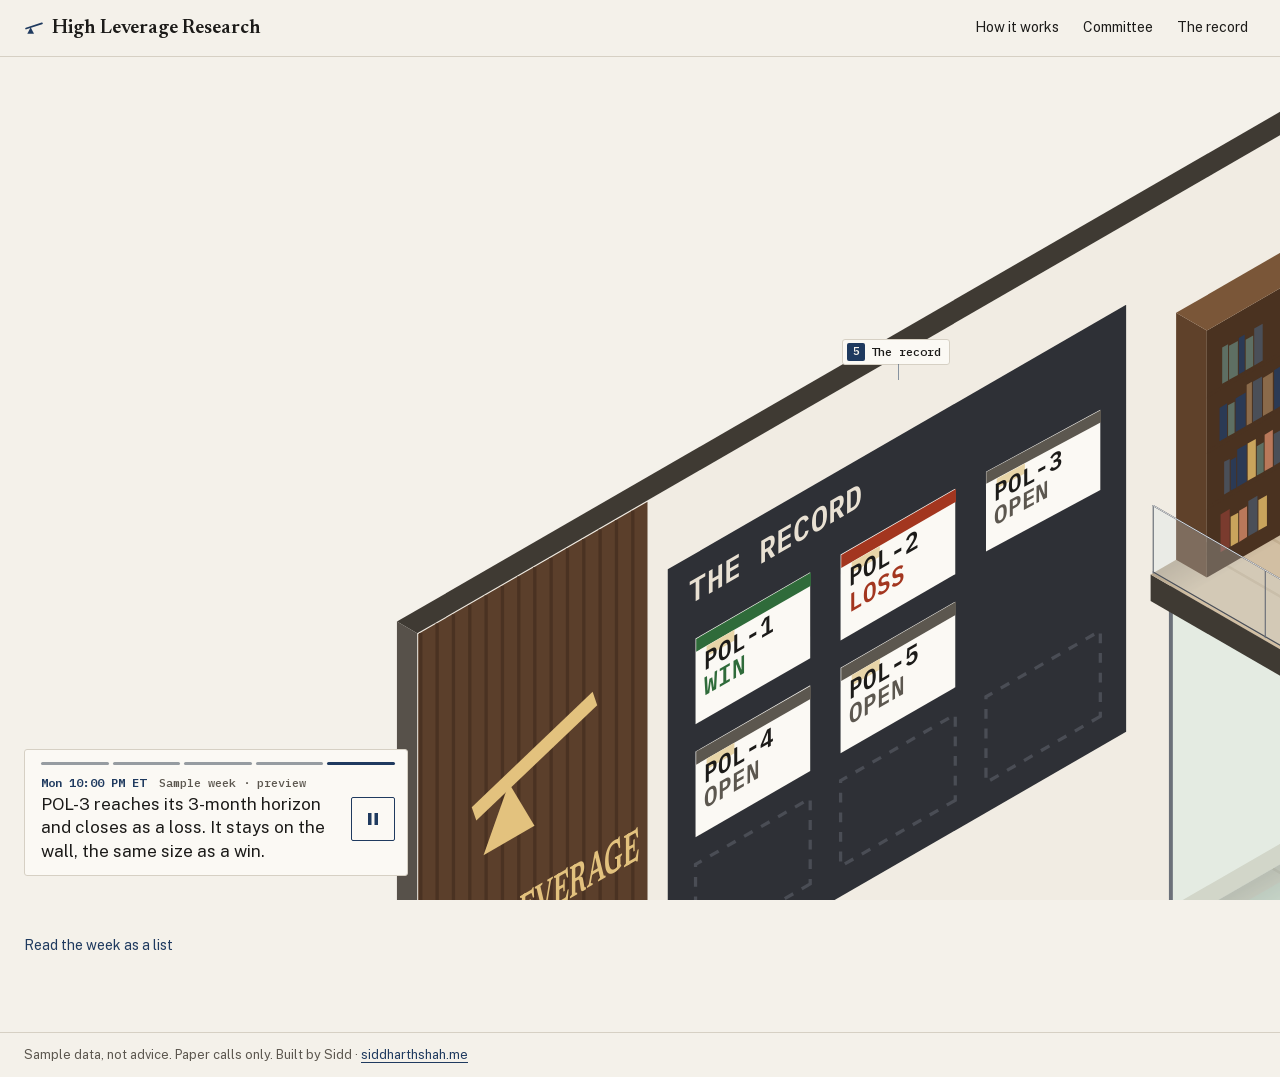
<file: index.html>
<!doctype html>
<html lang="en">
<head>
<meta charset="utf-8">
<meta name="viewport" content="width=device-width,initial-scale=1">
<meta name="color-scheme" content="light dark">
<title>High Leverage Research</title>
<meta name="description" content="Inside an AI investment committee: three models draft and challenge each call, and nothing publishes until Sidd signs it. Paper money only, sample data, not advice.">
<meta property="og:type" content="website">
<meta property="og:title" content="High Leverage Research: inside an AI investment committee">
<meta property="og:description" content="Three models draft and challenge each call. Nothing publishes until Sidd signs it. Paper money only, sample week, not advice.">
<meta property="og:url" content="https://bigsidd.github.io/site-high-leverage/">
<meta property="og:image" content="https://bigsidd.github.io/site-high-leverage/assets/og.png">
<meta property="og:image:width" content="1200">
<meta property="og:image:height" content="630">
<meta property="og:image:alt" content="An isometric two-floor office. Sidd, the portfolio manager, stamps a call approved at his desk.">
<meta name="twitter:card" content="summary_large_image">
<link rel="icon" href="assets/favicon.svg" type="image/svg+xml">
<link rel="stylesheet" href="assets/fonts.css">
<link rel="stylesheet" href="assets/tokens.css">
<link rel="stylesheet" href="assets/site.css">
<link rel="stylesheet" href="assets/home.css">
</head>
<body class="home2">
<a class="skip" href="#office">Skip to the office</a>
<header class="bar">
  <p class="mark"><a href="index.html" aria-current="page"><svg class="lever" viewBox="0 0 24 24" width="20" height="20" aria-hidden="true"><path d="M2.5 12.6 21.5 6.4" stroke="currentColor" stroke-width="2.2" stroke-linecap="round" fill="none"/><path d="M8 11 4 19h8z" fill="currentColor"/></svg><span>High Leverage Research</span></a></p>
  <button type="button" class="menu" aria-expanded="false" aria-controls="sitenav">Menu</button>
  <nav aria-label="Site" id="sitenav">
    <ul>
      <li><a href="desk.html">How it works</a></li>
      <li><a href="committee.html">Committee</a></li>
      <li><a href="record.html">The record</a></li>
    </ul>
  </nav>
</header>

<main id="main">
  <section class="stage" id="office" aria-label="The office">
    <div class="lede">
      <h1 class="line">Inside an AI investment committee.</h1>
      <p class="sub">Three models draft and challenge each call. Nothing publishes until I sign it. Paper money only.</p>
      <p class="pre">Design preview &middot; sample week &middot; the desk isn&rsquo;t running yet</p>
    </div>
    <div class="art" id="art"></div>
    <ol class="tags" id="tags" aria-label="Stations, in the order a call moves"></ol>
    <p class="legend">Blue: voting models &middot; Grey: the bench &middot; Sidd: the one person</p>
    <div class="now" role="status">
      <ol class="ticks" aria-hidden="true"><li></li><li></li><li></li><li></li><li></li></ol>
      <p class="when">Nov 2&ndash;8 <span>Sample week</span></p>
      <p class="what">A sample week on the desk.</p>
      <button type="button" class="btn now-btn icon" id="pp" aria-pressed="false" aria-label="Pause"></button>
      <button type="button" class="btn now-btn" id="nx" hidden>Next step</button>
    </div>
  </section>
</main>
<details class="list wk" id="stepsbox"><summary>Read the week as a list</summary><ol class="steps" id="steps"></ol></details>

<footer class="foot">
  <p>Sample data, not advice. Paper calls only. Built by Sidd &middot; <a href="https://siddharthshah.me">siddharthshah.me</a></p>
</footer>
<script src="assets/vendor/gsap-3.13.0.min.js"></script>
<script src="assets/sample.js"></script>
<script src="assets/floor.js"></script>
<script src="assets/home.js"></script>
<script src="assets/nav.js"></script>
</body>
</html>
</file>
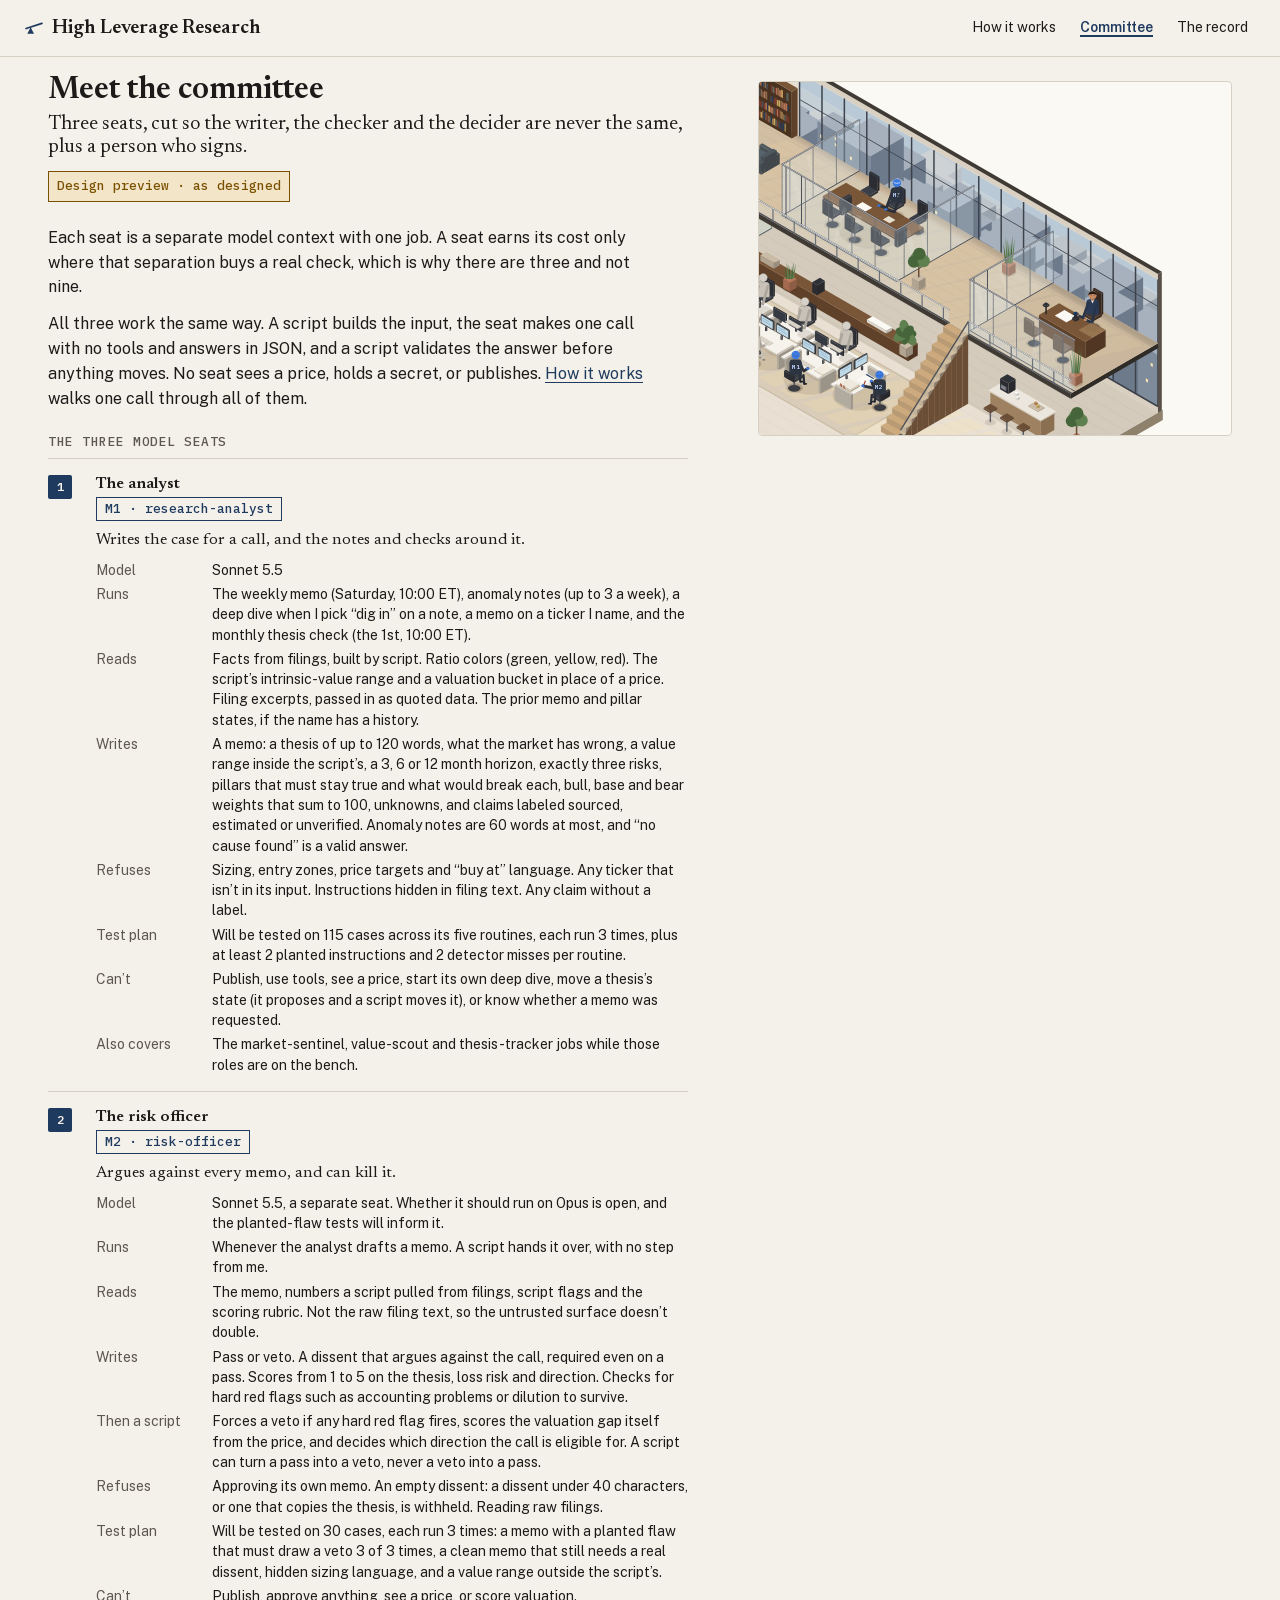
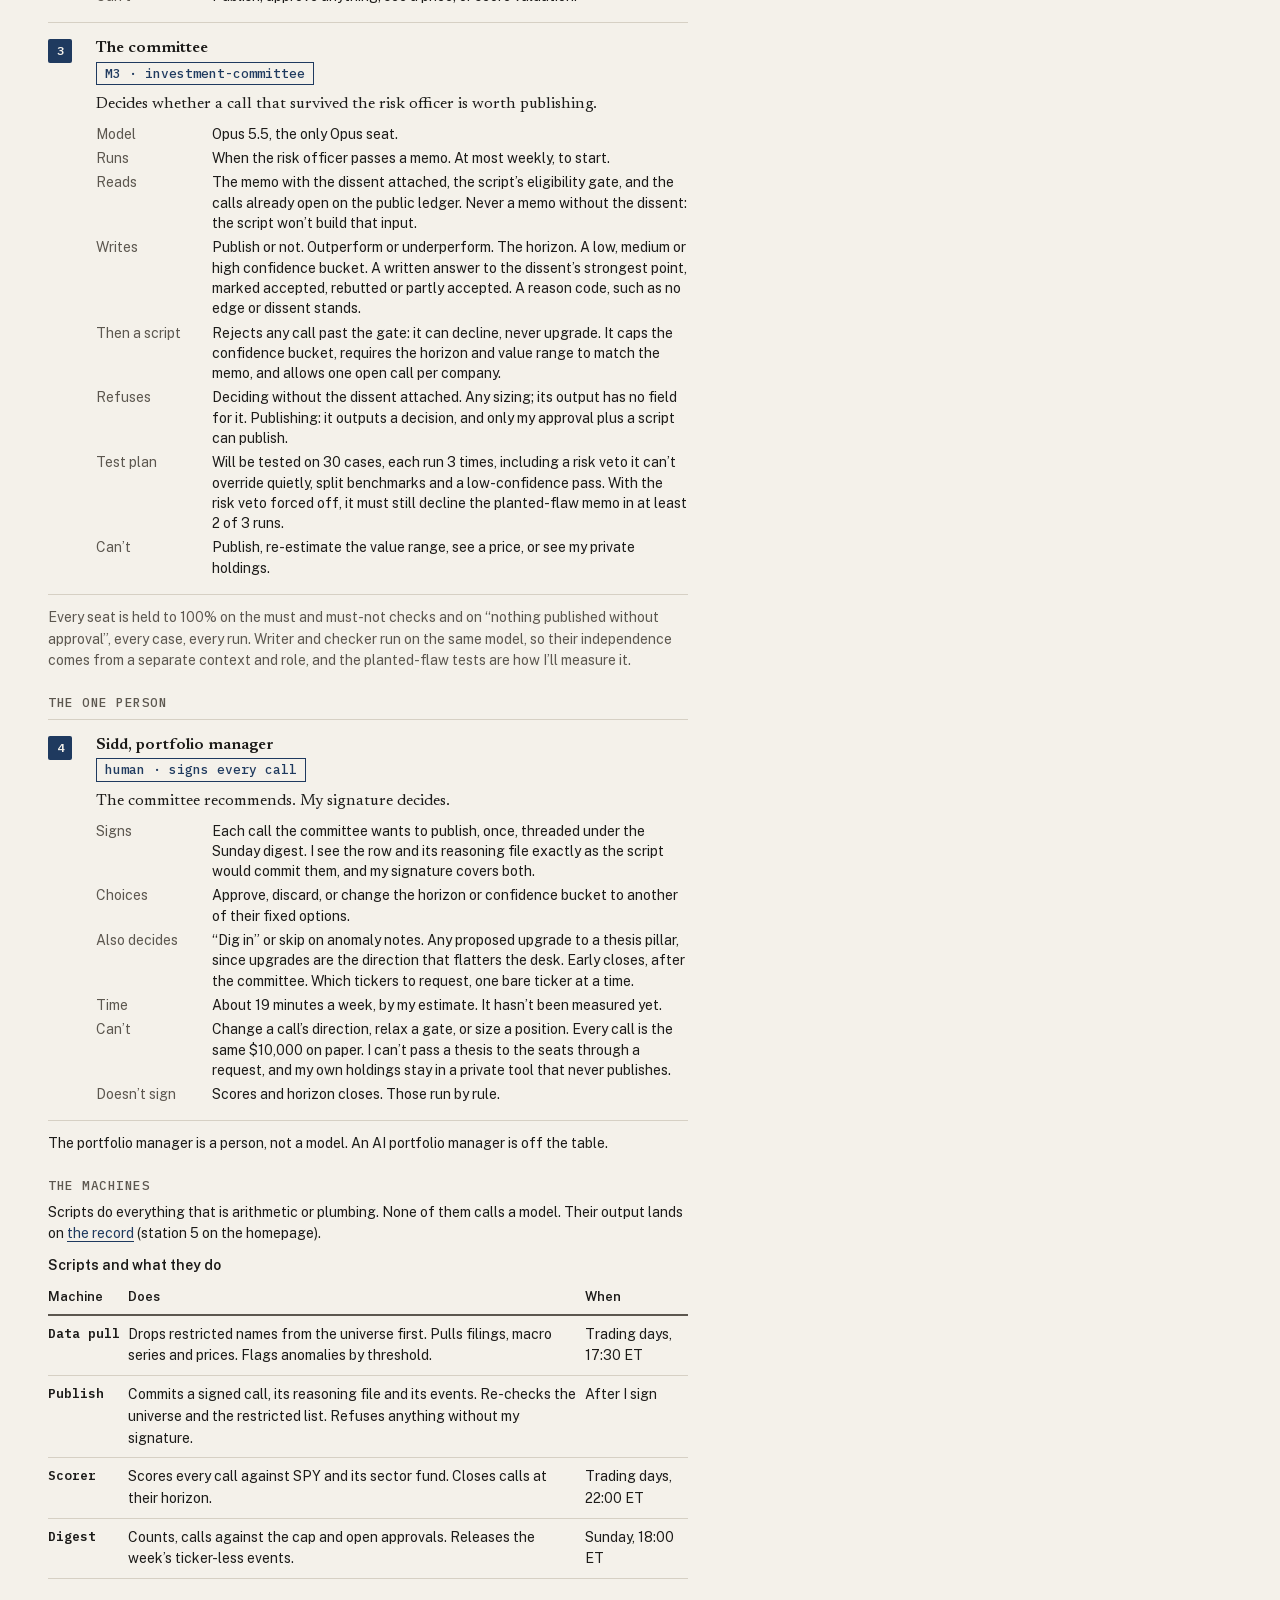
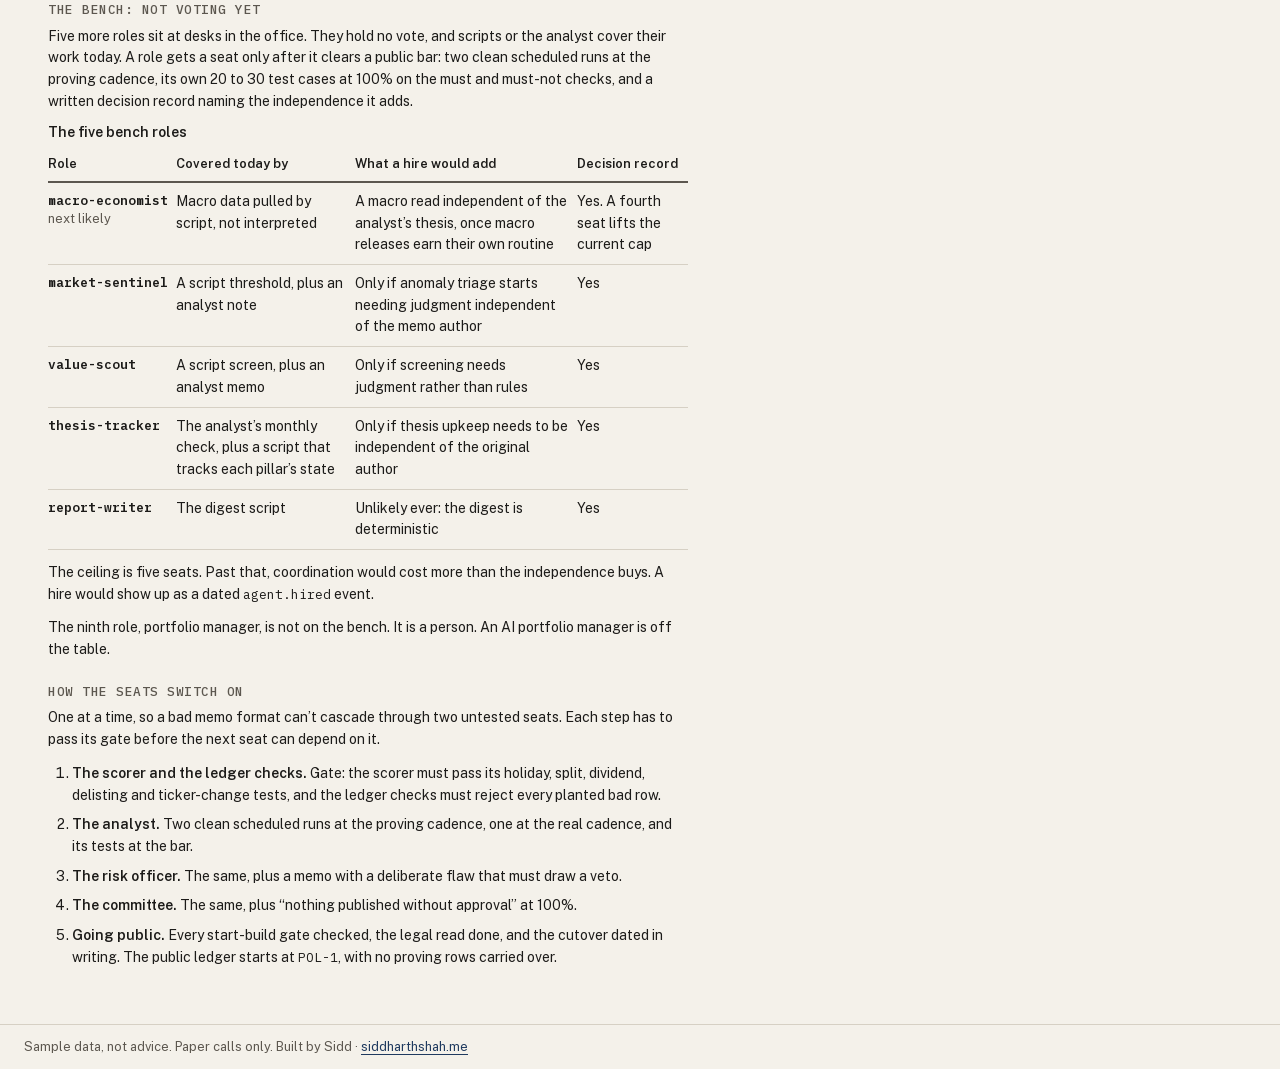
<file: committee.html>
<!doctype html>
<html lang="en">
<head>
<meta charset="utf-8">
<meta name="viewport" content="width=device-width,initial-scale=1">
<meta name="color-scheme" content="light dark">
<title>Meet the committee · High Leverage Research</title>
<meta name="description" content="Three model seats, what each reads, writes and refuses, Sidd as the human portfolio manager, the scripts that do the plumbing, and the bench of roles that do not vote yet.">
<link rel="icon" href="assets/favicon.svg" type="image/svg+xml">
<link rel="stylesheet" href="assets/fonts.css">
<link rel="stylesheet" href="assets/tokens.css">
<link rel="stylesheet" href="assets/site.css">
</head>
<body>
<a class="skip" href="#main">Skip to content</a>
<header class="bar">
  <p class="mark"><a href="index.html"><svg class="lever" viewBox="0 0 24 24" width="20" height="20" aria-hidden="true"><path d="M2.5 12.6 21.5 6.4" stroke="currentColor" stroke-width="2.2" stroke-linecap="round" fill="none"/><path d="M8 11 4 19h8z" fill="currentColor"/></svg><span>High Leverage Research</span></a></p>
  <button type="button" class="menu" aria-expanded="false" aria-controls="sitenav">Menu</button>
  <nav aria-label="Site" id="sitenav">
    <ul>
      <li><a href="desk.html">How it works</a></li>
      <li><a href="committee.html" aria-current="page">Committee</a></li>
      <li><a href="record.html">The record</a></li>
    </ul>
  </nav>
</header>

<main id="main" class="wrap has-vig" tabindex="-1">
<div class="vignette" data-vignette="committee" aria-hidden="true"></div>
<div class="col">
<header class="hd">
  <h1>Meet the committee</h1>
  <p class="tagline">Three seats, cut so the writer, the checker and the decider are never the same, plus a person who signs.</p>
  <div class="bar1"><span class="preview">Design preview · as designed</span></div>
</header>

<div class="prose">
  <p>Each seat is a separate model context with one job. A seat earns its cost only where that separation buys a real check, which is why there are three and not nine.</p>
  <p>All three work the same way. A script builds the input, the seat makes one call with no tools and answers in JSON, and a script validates the answer before anything moves. No seat sees a price, holds a secret, or publishes. <a href="desk.html#one-call">How it works</a> walks one call through all of them.</p>
</div>

<section class="blk" aria-labelledby="h-seats">
  <h2 id="h-seats" class="kicker">The three model seats</h2>
  <ol class="seats">
    <li class="seat" id="m1">
      <span class="stn">1</span>
      <div>
        <h3>The analyst</h3>
        <span class="plate">M1 · research-analyst</span>
        <p class="job">Writes the case for a call, and the notes and checks around it.</p>
        <dl>
          <dt>Model</dt><dd>Sonnet 5.5</dd>
          <dt>Runs</dt><dd>The weekly memo (Saturday, 10:00 ET), anomaly notes (up to 3 a week), a deep dive when I pick &ldquo;dig in&rdquo; on a note, a memo on a ticker I name, and the monthly thesis check (the 1st, 10:00 ET).</dd>
          <dt>Reads</dt><dd>Facts from filings, built by script. Ratio colors (green, yellow, red). The script&rsquo;s intrinsic-value range and a valuation bucket in place of a price. Filing excerpts, passed in as quoted data. The prior memo and pillar states, if the name has a history.</dd>
          <dt>Writes</dt><dd>A memo: a thesis of up to 120 words, what the market has wrong, a value range inside the script&rsquo;s, a 3, 6 or 12 month horizon, exactly three risks, pillars that must stay true and what would break each, bull, base and bear weights that sum to 100, unknowns, and claims labeled sourced, estimated or unverified. Anomaly notes are 60 words at most, and &ldquo;no cause found&rdquo; is a valid answer.</dd>
          <dt>Refuses</dt><dd>Sizing, entry zones, price targets and &ldquo;buy at&rdquo; language. Any ticker that isn&rsquo;t in its input. Instructions hidden in filing text. Any claim without a label.</dd>
          <dt>Test plan</dt><dd>Will be tested on 115 cases across its five routines, each run 3 times, plus at least 2 planted instructions and 2 detector misses per routine.</dd>
          <dt>Can&rsquo;t</dt><dd>Publish, use tools, see a price, start its own deep dive, move a thesis&rsquo;s state (it proposes and a script moves it), or know whether a memo was requested.</dd>
          <dt>Also covers</dt><dd>The market-sentinel, value-scout and thesis-tracker jobs while those roles are on the bench.</dd>
        </dl>
      </div>
    </li>
    <li class="seat" id="m2">
      <span class="stn">2</span>
      <div>
        <h3>The risk officer</h3>
        <span class="plate">M2 · risk-officer</span>
        <p class="job">Argues against every memo, and can kill it.</p>
        <dl>
          <dt>Model</dt><dd>Sonnet 5.5, a separate seat. Whether it should run on Opus is open, and the planted-flaw tests will inform it.</dd>
          <dt>Runs</dt><dd>Whenever the analyst drafts a memo. A script hands it over, with no step from me.</dd>
          <dt>Reads</dt><dd>The memo, numbers a script pulled from filings, script flags and the scoring rubric. Not the raw filing text, so the untrusted surface doesn&rsquo;t double.</dd>
          <dt>Writes</dt><dd>Pass or veto. A dissent that argues against the call, required even on a pass. Scores from 1 to 5 on the thesis, loss risk and direction. Checks for hard red flags such as accounting problems or dilution to survive.</dd>
          <dt>Then a script</dt><dd>Forces a veto if any hard red flag fires, scores the valuation gap itself from the price, and decides which direction the call is eligible for. A script can turn a pass into a veto, never a veto into a pass.</dd>
          <dt>Refuses</dt><dd>Approving its own memo. An empty dissent: a dissent under 40 characters, or one that copies the thesis, is withheld. Reading raw filings.</dd>
          <dt>Test plan</dt><dd>Will be tested on 30 cases, each run 3 times: a memo with a planted flaw that must draw a veto 3 of 3 times, a clean memo that still needs a real dissent, hidden sizing language, and a value range outside the script&rsquo;s.</dd>
          <dt>Can&rsquo;t</dt><dd>Publish, approve anything, see a price, or score valuation.</dd>
        </dl>
      </div>
    </li>
    <li class="seat" id="m3">
      <span class="stn">3</span>
      <div>
        <h3>The committee</h3>
        <span class="plate">M3 · investment-committee</span>
        <p class="job">Decides whether a call that survived the risk officer is worth publishing.</p>
        <dl>
          <dt>Model</dt><dd>Opus 5.5, the only Opus seat.</dd>
          <dt>Runs</dt><dd>When the risk officer passes a memo. At most weekly, to start.</dd>
          <dt>Reads</dt><dd>The memo with the dissent attached, the script&rsquo;s eligibility gate, and the calls already open on the public ledger. Never a memo without the dissent: the script won&rsquo;t build that input.</dd>
          <dt>Writes</dt><dd>Publish or not. Outperform or underperform. The horizon. A low, medium or high confidence bucket. A written answer to the dissent&rsquo;s strongest point, marked accepted, rebutted or partly accepted. A reason code, such as no edge or dissent stands.</dd>
          <dt>Then a script</dt><dd>Rejects any call past the gate: it can decline, never upgrade. It caps the confidence bucket, requires the horizon and value range to match the memo, and allows one open call per company.</dd>
          <dt>Refuses</dt><dd>Deciding without the dissent attached. Any sizing; its output has no field for it. Publishing: it outputs a decision, and only my approval plus a script can publish.</dd>
          <dt>Test plan</dt><dd>Will be tested on 30 cases, each run 3 times, including a risk veto it can&rsquo;t override quietly, split benchmarks and a low-confidence pass. With the risk veto forced off, it must still decline the planted-flaw memo in at least 2 of 3 runs.</dd>
          <dt>Can&rsquo;t</dt><dd>Publish, re-estimate the value range, see a price, or see my private holdings.</dd>
        </dl>
      </div>
    </li>
  </ol>
  <p class="small muted" data-gap="3">Every seat is held to 100% on the must and must-not checks and on &ldquo;nothing published without approval&rdquo;, every case, every run. Writer and checker run on the same model, so their independence comes from a separate context and role, and the planted-flaw tests are how I&rsquo;ll measure it.</p>
</section>

<section class="blk" aria-labelledby="h-gate">
  <h2 id="h-gate" class="kicker">The one person</h2>
  <div class="seat seat-solo" id="pm">
    <span class="stn">4</span>
    <div>
      <h3>Sidd, portfolio manager</h3>
      <span class="plate">human · signs every call</span>
      <p class="job">The committee recommends. My signature decides.</p>
      <dl>
        <dt>Signs</dt><dd>Each call the committee wants to publish, once, threaded under the Sunday digest. I see the row and its reasoning file exactly as the script would commit them, and my signature covers both.</dd>
        <dt>Choices</dt><dd>Approve, discard, or change the horizon or confidence bucket to another of their fixed options.</dd>
        <dt>Also decides</dt><dd>&ldquo;Dig in&rdquo; or skip on anomaly notes. Any proposed upgrade to a thesis pillar, since upgrades are the direction that flatters the desk. Early closes, after the committee. Which tickers to request, one bare ticker at a time.</dd>
        <dt>Time</dt><dd>About 19 minutes a week, by my estimate. It hasn&rsquo;t been measured yet.</dd>
        <dt>Can&rsquo;t</dt><dd>Change a call&rsquo;s direction, relax a gate, or size a position. Every call is the same $10,000 on paper. I can&rsquo;t pass a thesis to the seats through a request, and my own holdings stay in a private tool that never publishes.</dd>
        <dt>Doesn&rsquo;t sign</dt><dd>Scores and horizon closes. Those run by rule.</dd>
      </dl>
    </div>
  </div>
  <p class="small" data-gap="3">The portfolio manager is a person, not a model. An AI portfolio manager is off the table.</p>
</section>

<section class="blk" aria-labelledby="h-mach">
  <h2 id="h-mach" class="kicker">The machines</h2>
  <p class="small">Scripts do everything that is arithmetic or plumbing. None of them calls a model. Their output lands on <a href="record.html">the record</a> (station 5 on the homepage).</p>
  <div class="tw" role="region" aria-labelledby="cap-m" tabindex="0">
  <table>
    <caption id="cap-m">Scripts and what they do</caption>
    <thead><tr><th scope="col">Machine</th><th scope="col">Does</th><th scope="col">When</th></tr></thead>
    <tbody>
      <tr><th scope="row" class="mono">Data pull</th><td>Drops restricted names from the universe first. Pulls filings, macro series and prices. Flags anomalies by threshold.</td><td>Trading days, 17:30 ET</td></tr>
      <tr><th scope="row" class="mono">Publish</th><td>Commits a signed call, its reasoning file and its events. Re-checks the universe and the restricted list. Refuses anything without my signature.</td><td>After I sign</td></tr>
      <tr><th scope="row" class="mono">Scorer</th><td>Scores every call against SPY and its sector fund. Closes calls at their horizon.</td><td>Trading days, 22:00 ET</td></tr>
      <tr><th scope="row" class="mono">Digest</th><td>Counts, calls against the cap and open approvals. Releases the week&rsquo;s ticker-less events.</td><td>Sunday, 18:00 ET</td></tr>
    </tbody>
  </table>
  </div>
</section>

<section class="blk" aria-labelledby="h-open">
  <h2 id="h-open" class="kicker">The bench: not voting yet</h2>
  <p class="small">Five more roles sit at desks in the office. They hold no vote, and scripts or the analyst cover their work today. A role gets a seat only after it clears a public bar: two clean scheduled runs at the proving cadence, its own 20 to 30 test cases at 100% on the must and must-not checks, and a written decision record naming the independence it adds.</p>
  <div class="tw" role="region" aria-labelledby="cap-o" tabindex="0">
  <table>
    <caption id="cap-o">The five bench roles</caption>
    <thead><tr><th scope="col">Role</th><th scope="col">Covered today by</th><th scope="col">What a hire would add</th><th scope="col">Decision record</th></tr></thead>
    <tbody>
      <tr><th scope="row" class="mono">macro-economist<span class="sub">next likely</span></th><td>Macro data pulled by script, not interpreted</td><td>A macro read independent of the analyst&rsquo;s thesis, once macro releases earn their own routine</td><td>Yes. A fourth seat lifts the current cap</td></tr>
      <tr><th scope="row" class="mono">market-sentinel</th><td>A script threshold, plus an analyst note</td><td>Only if anomaly triage starts needing judgment independent of the memo author</td><td>Yes</td></tr>
      <tr><th scope="row" class="mono">value-scout</th><td>A script screen, plus an analyst memo</td><td>Only if screening needs judgment rather than rules</td><td>Yes</td></tr>
      <tr><th scope="row" class="mono">thesis-tracker</th><td>The analyst&rsquo;s monthly check, plus a script that tracks each pillar&rsquo;s state</td><td>Only if thesis upkeep needs to be independent of the original author</td><td>Yes</td></tr>
      <tr><th scope="row" class="mono">report-writer</th><td>The digest script</td><td>Unlikely ever: the digest is deterministic</td><td>Yes</td></tr>
    </tbody>
  </table>
  </div>
  <p class="small" data-gap="3">The ceiling is five seats. Past that, coordination would cost more than the independence buys. A hire would show up as a dated <code>agent.hired</code> event.</p>
  <p class="small" data-gap="3">The ninth role, portfolio manager, is not on the bench. It is a person. An AI portfolio manager is off the table.</p>
</section>

<section class="blk" aria-labelledby="h-on">
  <h2 id="h-on" class="kicker">How the seats switch on</h2>
  <p class="small">One at a time, so a bad memo format can&rsquo;t cascade through two untested seats. Each step has to pass its gate before the next seat can depend on it.</p>
  <ol class="steps">
    <li><b>The scorer and the ledger checks.</b> Gate: the scorer must pass its holiday, split, dividend, delisting and ticker-change tests, and the ledger checks must reject every planted bad row.</li>
    <li><b>The analyst.</b> Two clean scheduled runs at the proving cadence, one at the real cadence, and its tests at the bar.</li>
    <li><b>The risk officer.</b> The same, plus a memo with a deliberate flaw that must draw a veto.</li>
    <li><b>The committee.</b> The same, plus &ldquo;nothing published without approval&rdquo; at 100%.</li>
    <li><b>Going public.</b> Every start-build gate checked, the legal read done, and the cutover dated in writing. The public ledger starts at <code>POL-1</code>, with no proving rows carried over.</li>
  </ol>
</section>
</div>
</main>

<footer class="foot">
  <p>Sample data, not advice. Paper calls only. Built by Sidd &middot; <a href="https://siddharthshah.me">siddharthshah.me</a></p>
</footer>
<script src="assets/floor.js"></script>
<script src="assets/vignette.js"></script>
<script src="assets/nav.js"></script>
</body>
</html>
</file>
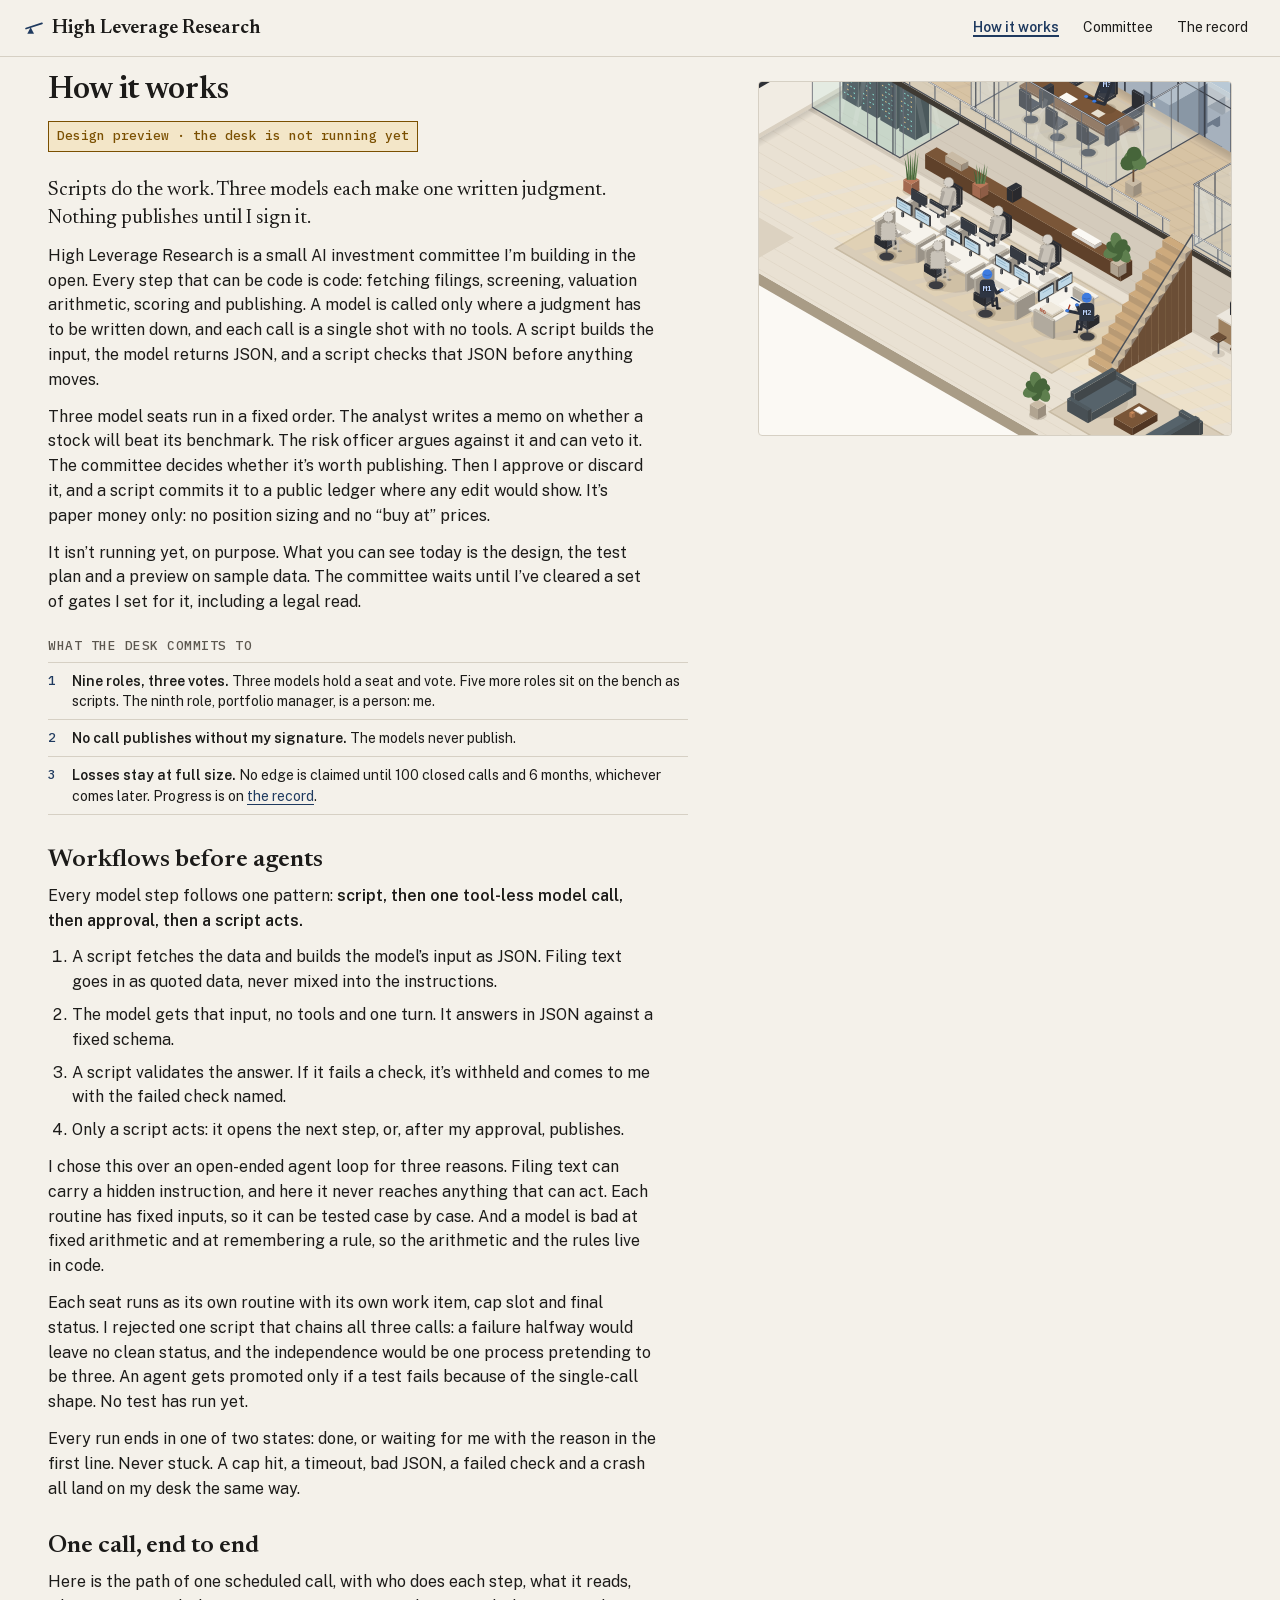
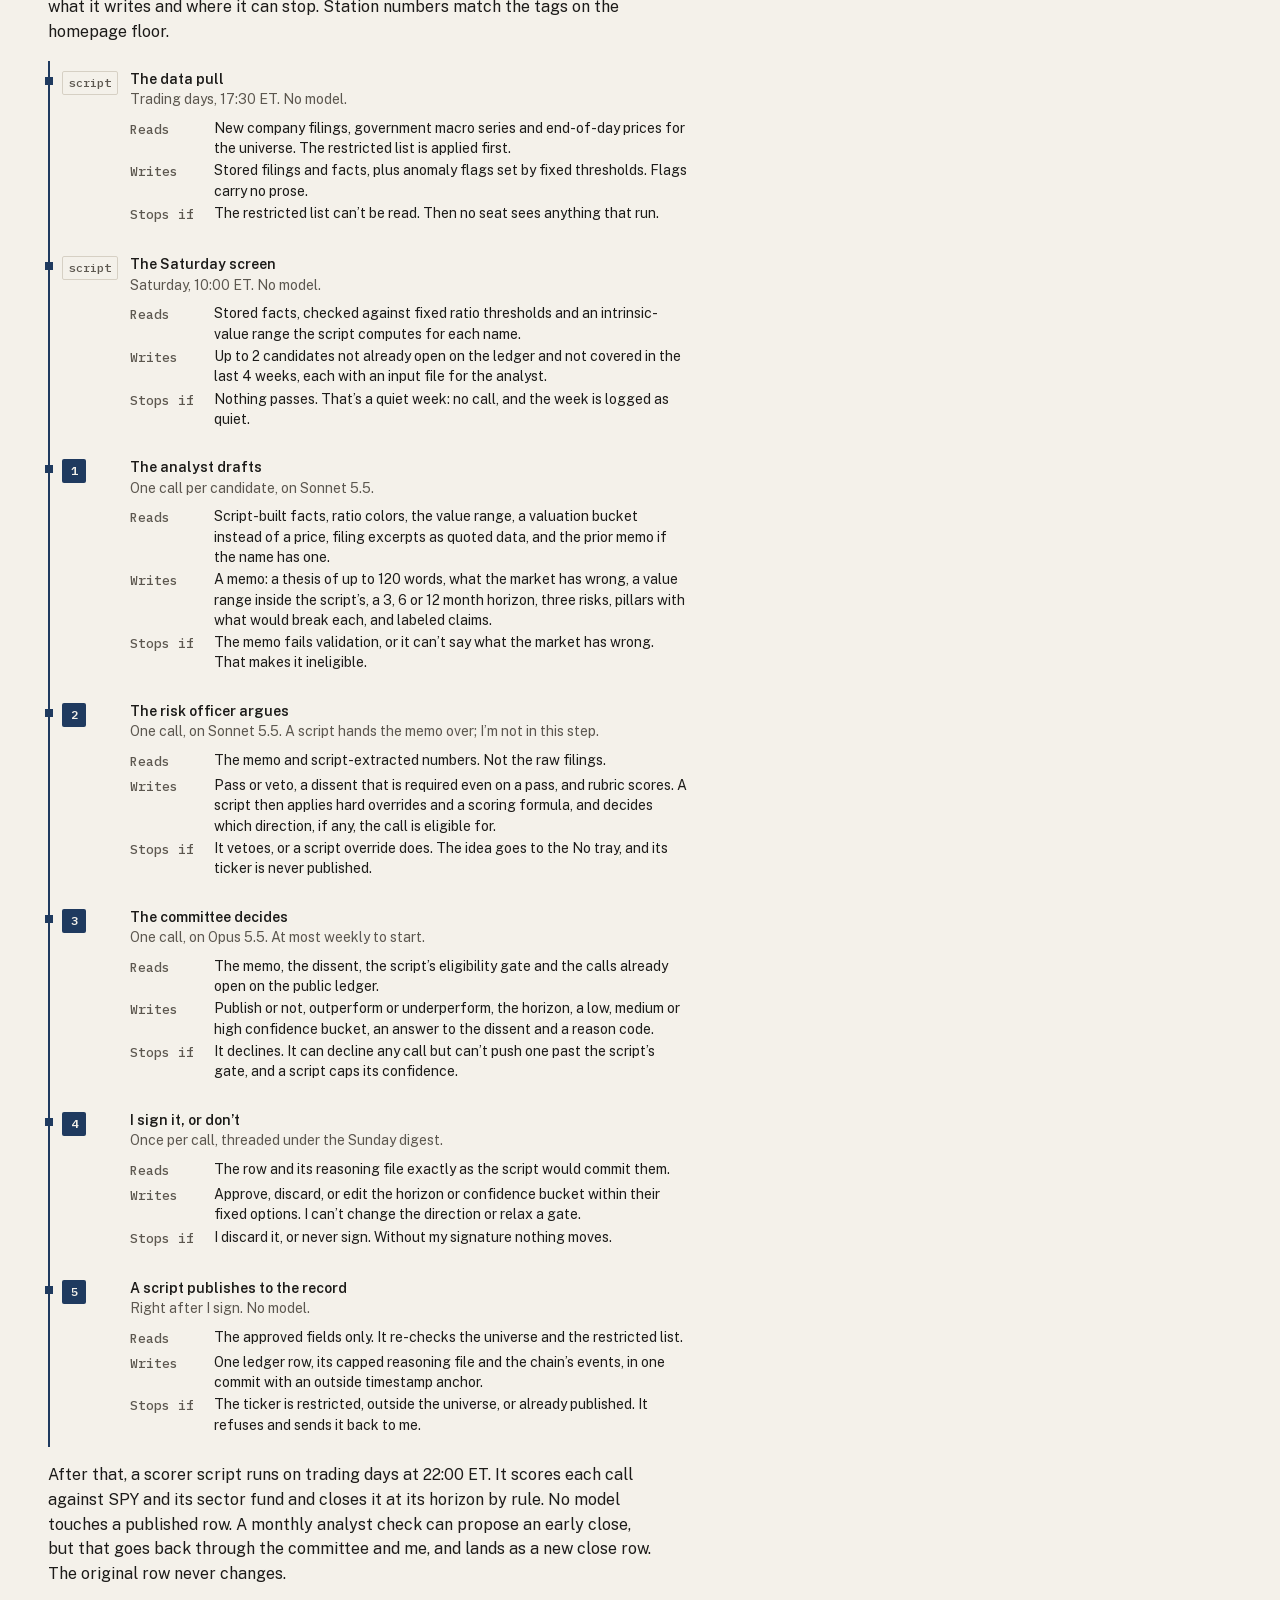
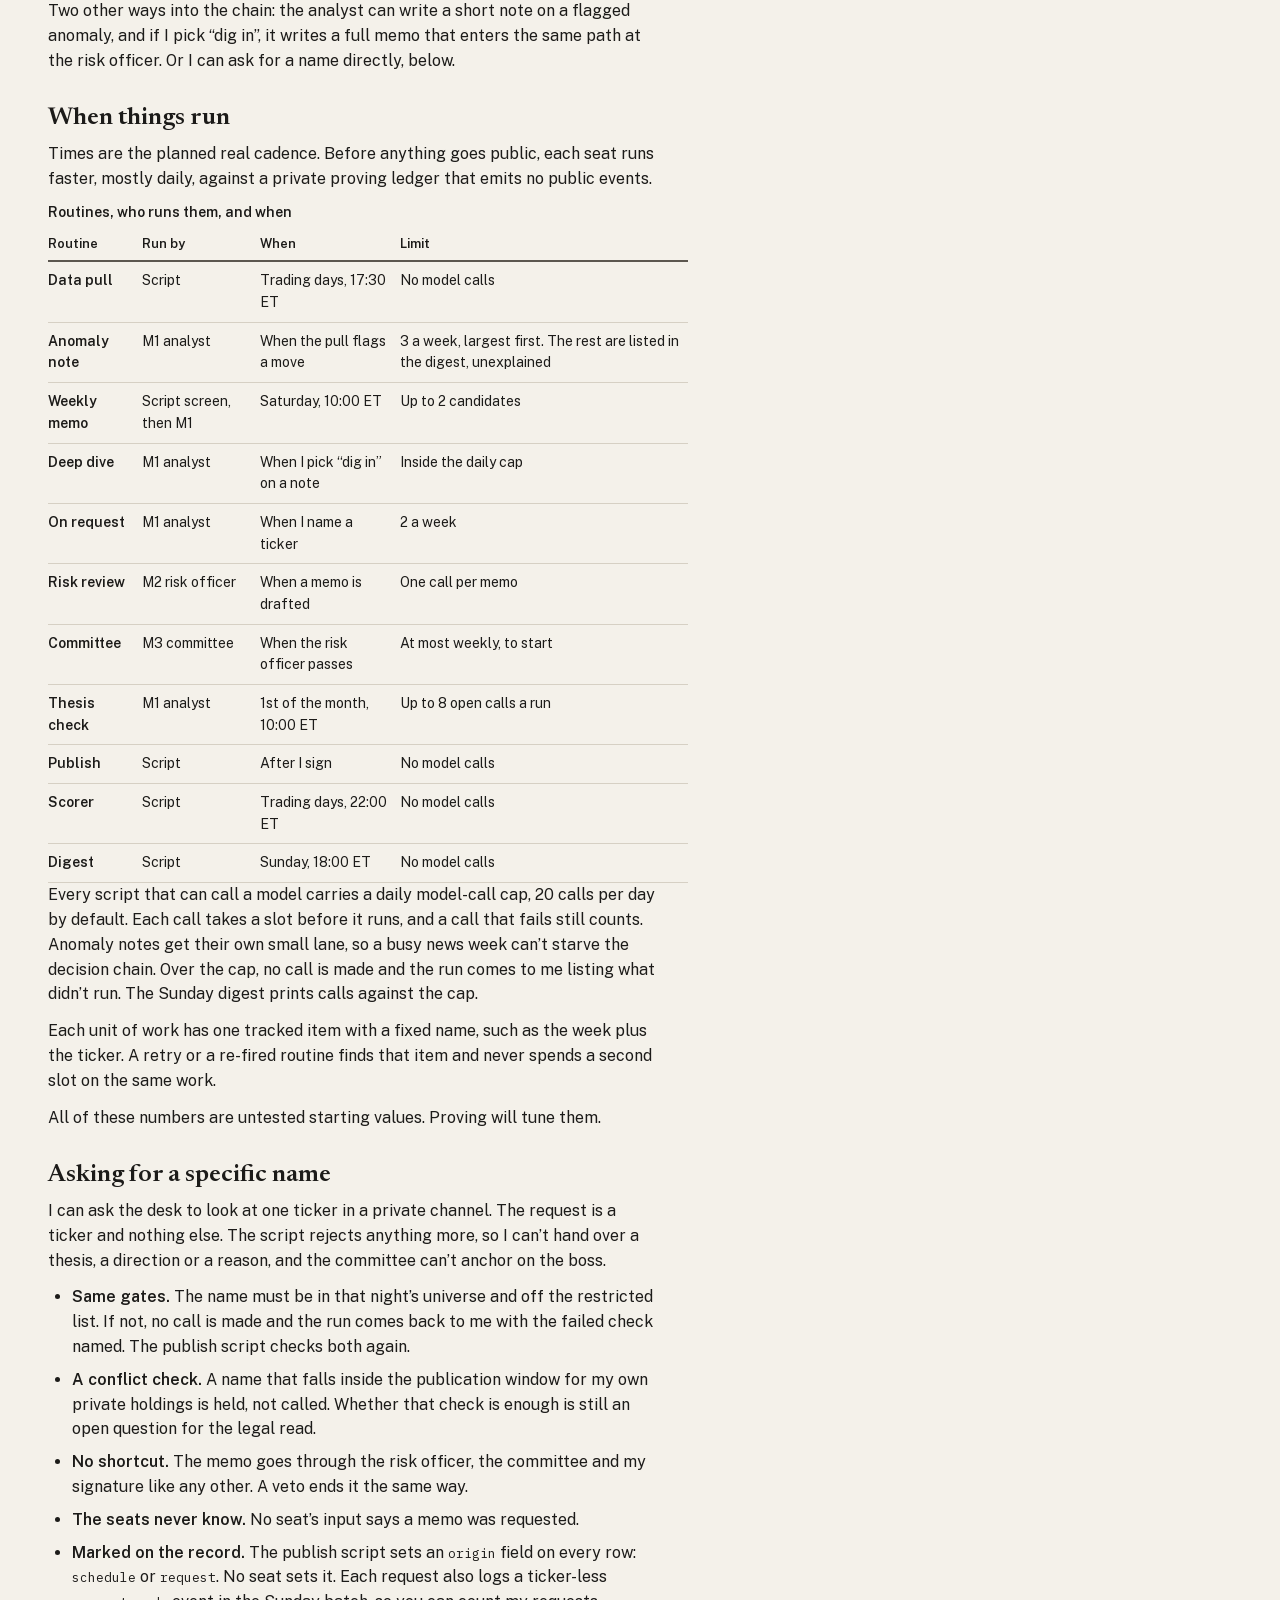
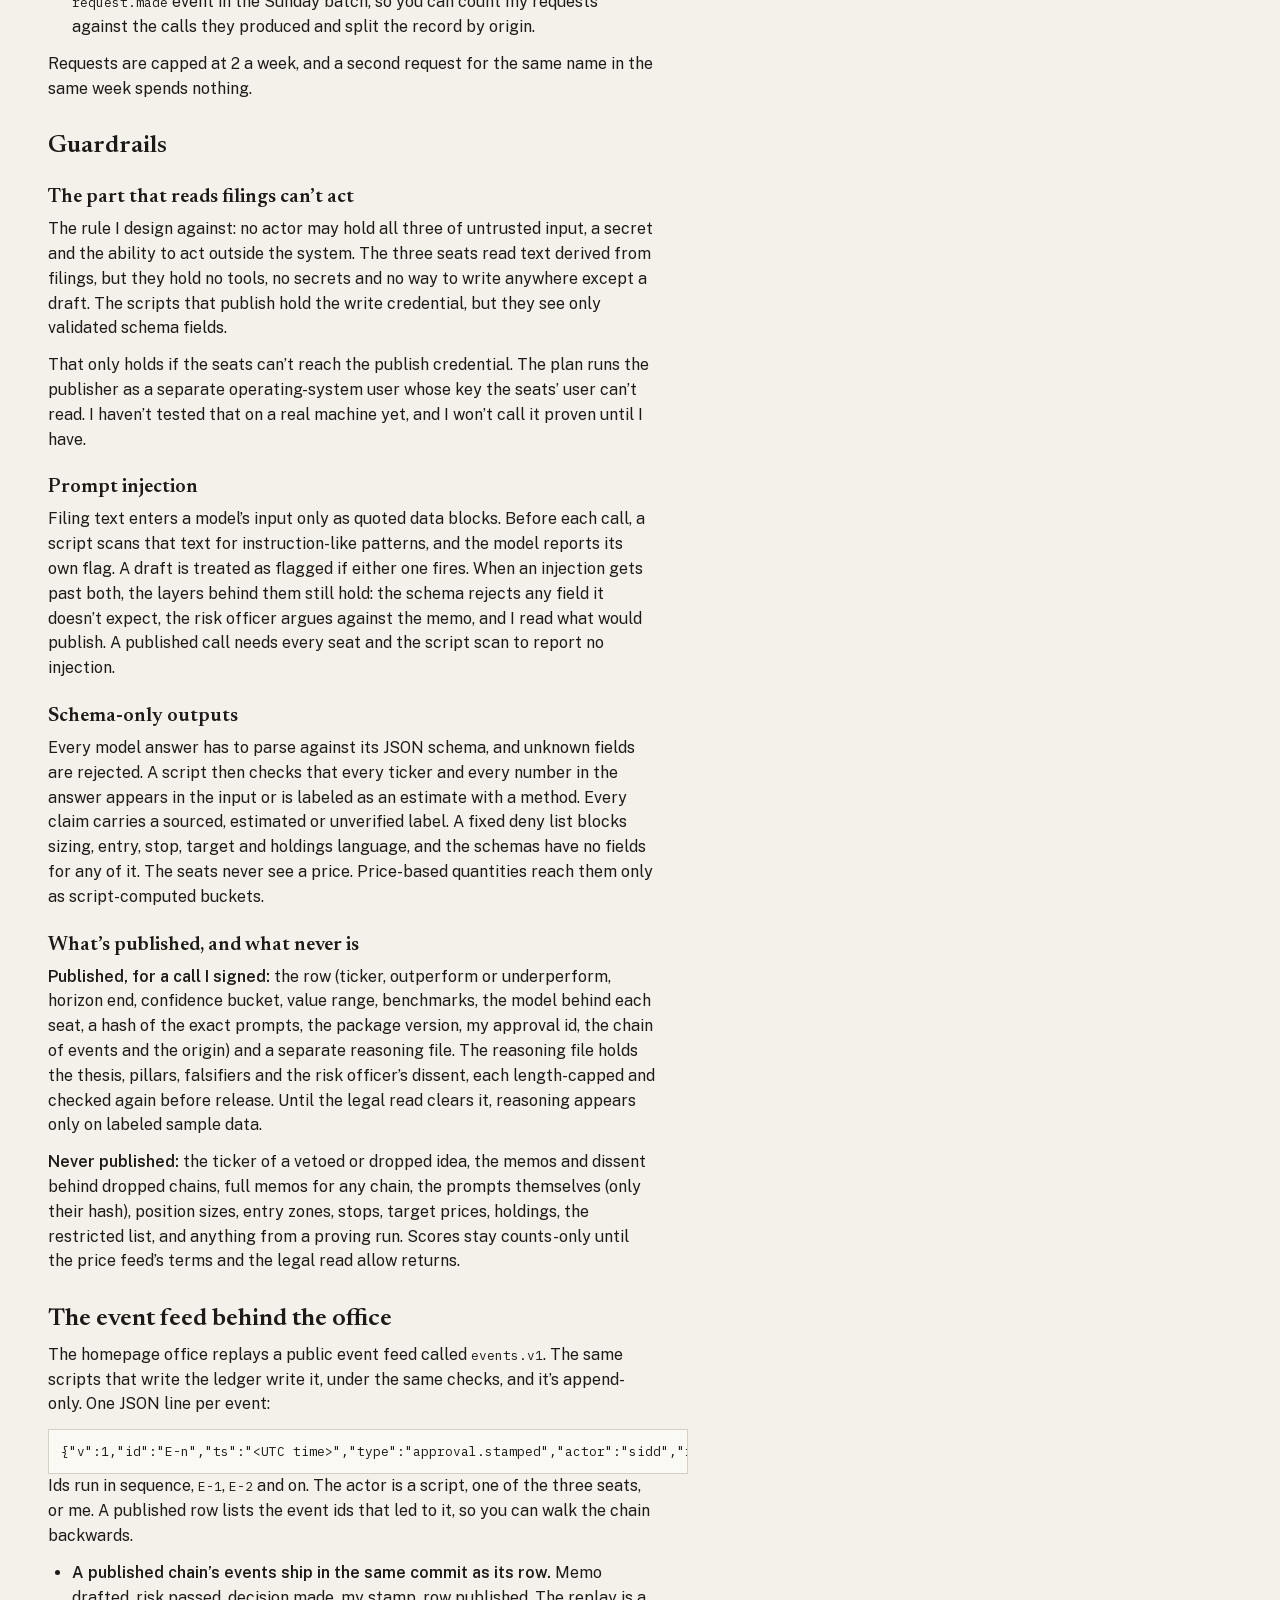
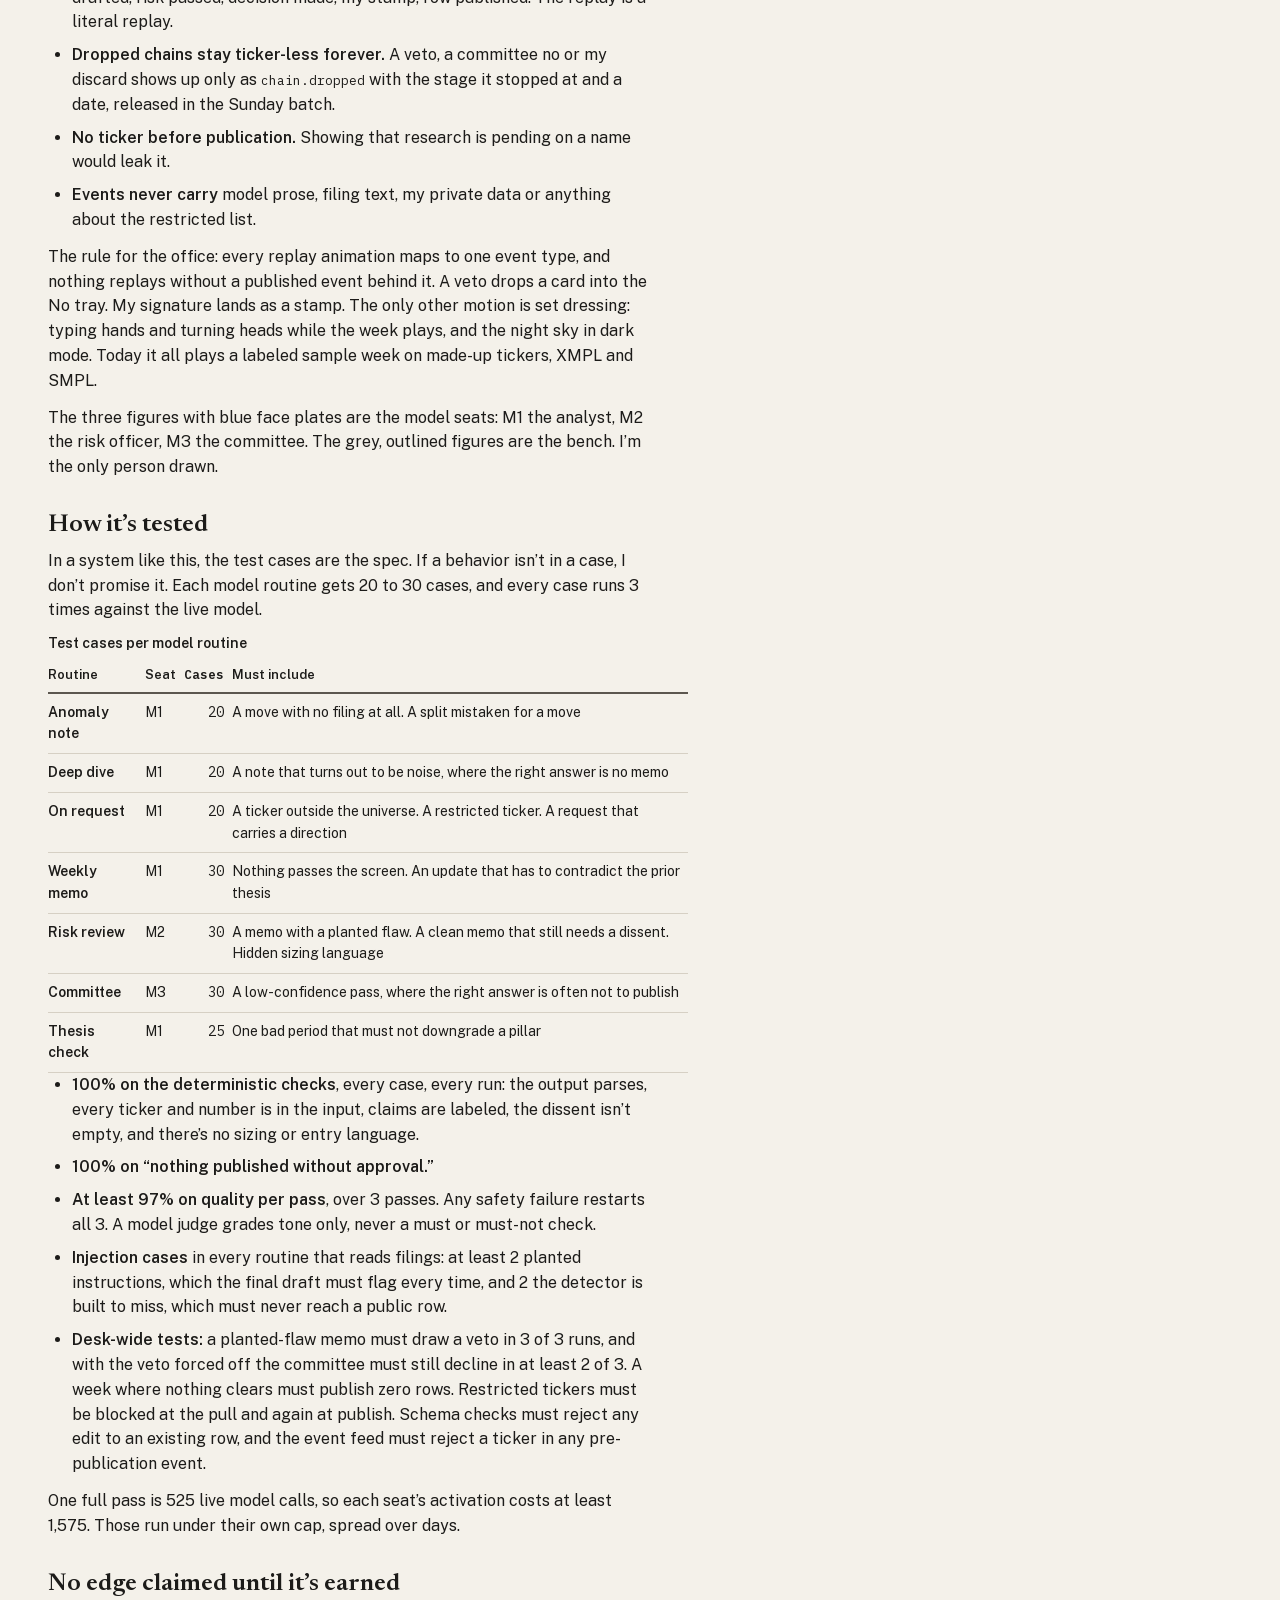
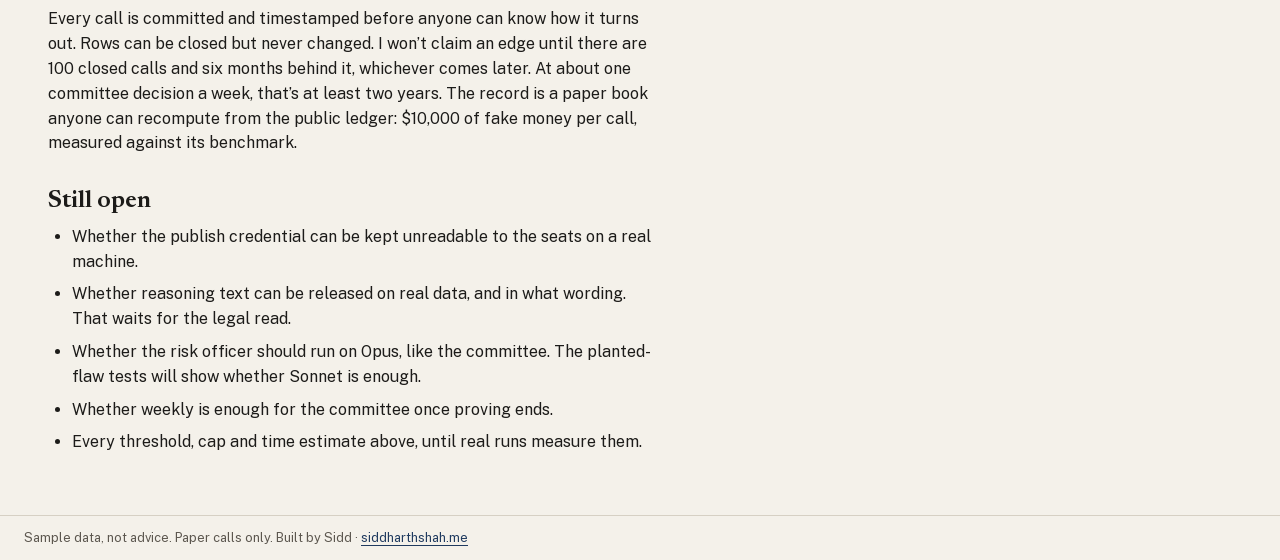
<file: desk.html>
<!doctype html>
<html lang="en">
<head>
<meta charset="utf-8">
<meta name="viewport" content="width=device-width,initial-scale=1">
<meta name="color-scheme" content="light dark">
<title>How the desk works · High Leverage Research</title>
<meta name="description" content="How the AI investment committee is orchestrated: scripts do the work, three model seats each make one tool-less call, and nothing publishes until a person signs it.">
<link rel="icon" href="assets/favicon.svg" type="image/svg+xml">
<link rel="stylesheet" href="assets/fonts.css">
<link rel="stylesheet" href="assets/tokens.css">
<link rel="stylesheet" href="assets/site.css">
</head>
<body>
<a class="skip" href="#main">Skip to content</a>
<header class="bar">
  <p class="mark"><a href="index.html"><svg class="lever" viewBox="0 0 24 24" width="20" height="20" aria-hidden="true"><path d="M2.5 12.6 21.5 6.4" stroke="currentColor" stroke-width="2.2" stroke-linecap="round" fill="none"/><path d="M8 11 4 19h8z" fill="currentColor"/></svg><span>High Leverage Research</span></a></p>
  <button type="button" class="menu" aria-expanded="false" aria-controls="sitenav">Menu</button>
  <nav aria-label="Site" id="sitenav">
    <ul>
      <li><a href="desk.html" aria-current="page">How it works</a></li>
      <li><a href="committee.html">Committee</a></li>
      <li><a href="record.html">The record</a></li>
    </ul>
  </nav>
</header>

<main id="main" class="wrap has-vig" tabindex="-1">
<div class="vignette" data-vignette="desk" aria-hidden="true"></div>
<div class="col">
<header class="hd">
  <h1>How it works</h1>
  <div class="bar1"><span class="preview">Design preview · the desk is not running yet</span></div>
</header>

<div class="prose">
  <p class="lede">Scripts do the work. Three models each make one written judgment. Nothing publishes until I sign it.</p>
  <p>High Leverage Research is a small AI investment committee I&rsquo;m building in the open. Every step that can be code is code: fetching filings, screening, valuation arithmetic, scoring and publishing. A model is called only where a judgment has to be written down, and each call is a single shot with no tools. A script builds the input, the model returns JSON, and a script checks that JSON before anything moves.</p>
  <p>Three model seats run in a fixed order. The analyst writes a memo on whether a stock will beat its benchmark. The risk officer argues against it and can veto it. The committee decides whether it&rsquo;s worth publishing. Then I approve or discard it, and a script commits it to a public ledger where any edit would show. It&rsquo;s paper money only: no position sizing and no &ldquo;buy at&rdquo; prices.</p>
  <p>It isn&rsquo;t running yet, on purpose. What you can see today is the design, the test plan and a preview on sample data. The committee waits until I&rsquo;ve cleared a set of gates I set for it, including a legal read.</p>
</div>

<section class="blk" aria-labelledby="h-c">
  <h2 id="h-c" class="kicker">What the desk commits to</h2>
  <ol class="commit">
    <li><b>Nine roles, three votes.</b> Three models hold a seat and vote. Five more roles sit on the bench as scripts. The ninth role, portfolio manager, is a person: me.</li>
    <li><b>No call publishes without my signature.</b> The models never publish.</li>
    <li><b>Losses stay at full size.</b> No edge is claimed until 100 closed calls and 6 months, whichever comes later. Progress is on <a href="record.html">the record</a>.</li>
  </ol>
</section>

<div class="prose">
  <h2 id="workflows">Workflows before agents</h2>
  <p>Every model step follows one pattern: <b>script, then one tool-less model call, then approval, then a script acts.</b></p>
  <ol class="steps">
    <li>A script fetches the data and builds the model&rsquo;s input as JSON. Filing text goes in as quoted data, never mixed into the instructions.</li>
    <li>The model gets that input, no tools and one turn. It answers in JSON against a fixed schema.</li>
    <li>A script validates the answer. If it fails a check, it&rsquo;s withheld and comes to me with the failed check named.</li>
    <li>Only a script acts: it opens the next step, or, after my approval, publishes.</li>
  </ol>
  <p>I chose this over an open-ended agent loop for three reasons. Filing text can carry a hidden instruction, and here it never reaches anything that can act. Each routine has fixed inputs, so it can be tested case by case. And a model is bad at fixed arithmetic and at remembering a rule, so the arithmetic and the rules live in code.</p>
  <p>Each seat runs as its own routine with its own work item, cap slot and final status. I rejected one script that chains all three calls: a failure halfway would leave no clean status, and the independence would be one process pretending to be three. An agent gets promoted only if a test fails because of the single-call shape. No test has run yet.</p>
  <p>Every run ends in one of two states: done, or waiting for me with the reason in the first line. Never stuck. A cap hit, a timeout, bad JSON, a failed check and a crash all land on my desk the same way.</p>

  <h2 id="one-call">One call, end to end</h2>
  <p>Here is the path of one scheduled call, with who does each step, what it reads, what it writes and where it can stop. Station numbers match the tags on the homepage floor.</p>
  <ol class="chain" aria-label="The path of one call">
    <li><span class="stn none">script</span><div><b>The data pull</b><span>Trading days, 17:30 ET. No model.</span>
      <dl class="rw">
        <dt>Reads</dt><dd>New company filings, government macro series and end-of-day prices for the universe. The restricted list is applied first.</dd>
        <dt>Writes</dt><dd>Stored filings and facts, plus anomaly flags set by fixed thresholds. Flags carry no prose.</dd>
        <dt>Stops if</dt><dd>The restricted list can&rsquo;t be read. Then no seat sees anything that run.</dd>
      </dl></div></li>
    <li><span class="stn none">script</span><div><b>The Saturday screen</b><span>Saturday, 10:00 ET. No model.</span>
      <dl class="rw">
        <dt>Reads</dt><dd>Stored facts, checked against fixed ratio thresholds and an intrinsic-value range the script computes for each name.</dd>
        <dt>Writes</dt><dd>Up to 2 candidates not already open on the ledger and not covered in the last 4 weeks, each with an input file for the analyst.</dd>
        <dt>Stops if</dt><dd>Nothing passes. That&rsquo;s a quiet week: no call, and the week is logged as quiet.</dd>
      </dl></div></li>
    <li><span class="stn">1</span><div><b>The analyst drafts</b><span>One call per candidate, on Sonnet 5.5.</span>
      <dl class="rw">
        <dt>Reads</dt><dd>Script-built facts, ratio colors, the value range, a valuation bucket instead of a price, filing excerpts as quoted data, and the prior memo if the name has one.</dd>
        <dt>Writes</dt><dd>A memo: a thesis of up to 120 words, what the market has wrong, a value range inside the script&rsquo;s, a 3, 6 or 12 month horizon, three risks, pillars with what would break each, and labeled claims.</dd>
        <dt>Stops if</dt><dd>The memo fails validation, or it can&rsquo;t say what the market has wrong. That makes it ineligible.</dd>
      </dl></div></li>
    <li><span class="stn">2</span><div><b>The risk officer argues</b><span>One call, on Sonnet 5.5. A script hands the memo over; I&rsquo;m not in this step.</span>
      <dl class="rw">
        <dt>Reads</dt><dd>The memo and script-extracted numbers. Not the raw filings.</dd>
        <dt>Writes</dt><dd>Pass or veto, a dissent that is required even on a pass, and rubric scores. A script then applies hard overrides and a scoring formula, and decides which direction, if any, the call is eligible for.</dd>
        <dt>Stops if</dt><dd>It vetoes, or a script override does. The idea goes to the No tray, and its ticker is never published.</dd>
      </dl></div></li>
    <li><span class="stn">3</span><div><b>The committee decides</b><span>One call, on Opus 5.5. At most weekly to start.</span>
      <dl class="rw">
        <dt>Reads</dt><dd>The memo, the dissent, the script&rsquo;s eligibility gate and the calls already open on the public ledger.</dd>
        <dt>Writes</dt><dd>Publish or not, outperform or underperform, the horizon, a low, medium or high confidence bucket, an answer to the dissent and a reason code.</dd>
        <dt>Stops if</dt><dd>It declines. It can decline any call but can&rsquo;t push one past the script&rsquo;s gate, and a script caps its confidence.</dd>
      </dl></div></li>
    <li><span class="stn">4</span><div><b>I sign it, or don&rsquo;t</b><span>Once per call, threaded under the Sunday digest.</span>
      <dl class="rw">
        <dt>Reads</dt><dd>The row and its reasoning file exactly as the script would commit them.</dd>
        <dt>Writes</dt><dd>Approve, discard, or edit the horizon or confidence bucket within their fixed options. I can&rsquo;t change the direction or relax a gate.</dd>
        <dt>Stops if</dt><dd>I discard it, or never sign. Without my signature nothing moves.</dd>
      </dl></div></li>
    <li><span class="stn">5</span><div><b>A script publishes to the record</b><span>Right after I sign. No model.</span>
      <dl class="rw">
        <dt>Reads</dt><dd>The approved fields only. It re-checks the universe and the restricted list.</dd>
        <dt>Writes</dt><dd>One ledger row, its capped reasoning file and the chain&rsquo;s events, in one commit with an outside timestamp anchor.</dd>
        <dt>Stops if</dt><dd>The ticker is restricted, outside the universe, or already published. It refuses and sends it back to me.</dd>
      </dl></div></li>
  </ol>
  <p>After that, a scorer script runs on trading days at 22:00 ET. It scores each call against SPY and its sector fund and closes it at its horizon by rule. No model touches a published row. A monthly analyst check can propose an early close, but that goes back through the committee and me, and lands as a new close row. The original row never changes.</p>
  <p>Two other ways into the chain: the analyst can write a short note on a flagged anomaly, and if I pick &ldquo;dig in&rdquo;, it writes a full memo that enters the same path at the risk officer. Or I can ask for a name directly, below.</p>

  <h2 id="schedule">When things run</h2>
  <p>Times are the planned real cadence. Before anything goes public, each seat runs faster, mostly daily, against a private proving ledger that emits no public events.</p>
  <div class="tw" role="region" aria-labelledby="cap-s" tabindex="0">
  <table>
    <caption id="cap-s">Routines, who runs them, and when</caption>
    <thead><tr><th scope="col">Routine</th><th scope="col">Run by</th><th scope="col">When</th><th scope="col">Limit</th></tr></thead>
    <tbody>
      <tr><th scope="row">Data pull</th><td>Script</td><td>Trading days, 17:30 ET</td><td>No model calls</td></tr>
      <tr><th scope="row">Anomaly note</th><td>M1 analyst</td><td>When the pull flags a move</td><td>3 a week, largest first. The rest are listed in the digest, unexplained</td></tr>
      <tr><th scope="row">Weekly memo</th><td>Script screen, then M1</td><td>Saturday, 10:00 ET</td><td>Up to 2 candidates</td></tr>
      <tr><th scope="row">Deep dive</th><td>M1 analyst</td><td>When I pick &ldquo;dig in&rdquo; on a note</td><td>Inside the daily cap</td></tr>
      <tr><th scope="row">On request</th><td>M1 analyst</td><td>When I name a ticker</td><td>2 a week</td></tr>
      <tr><th scope="row">Risk review</th><td>M2 risk officer</td><td>When a memo is drafted</td><td>One call per memo</td></tr>
      <tr><th scope="row">Committee</th><td>M3 committee</td><td>When the risk officer passes</td><td>At most weekly, to start</td></tr>
      <tr><th scope="row">Thesis check</th><td>M1 analyst</td><td>1st of the month, 10:00 ET</td><td>Up to 8 open calls a run</td></tr>
      <tr><th scope="row">Publish</th><td>Script</td><td>After I sign</td><td>No model calls</td></tr>
      <tr><th scope="row">Scorer</th><td>Script</td><td>Trading days, 22:00 ET</td><td>No model calls</td></tr>
      <tr><th scope="row">Digest</th><td>Script</td><td>Sunday, 18:00 ET</td><td>No model calls</td></tr>
    </tbody>
  </table>
  </div>
  <p data-gap="3">Every script that can call a model carries a daily model-call cap, 20 calls per day by default. Each call takes a slot before it runs, and a call that fails still counts. Anomaly notes get their own small lane, so a busy news week can&rsquo;t starve the decision chain. Over the cap, no call is made and the run comes to me listing what didn&rsquo;t run. The Sunday digest prints calls against the cap.</p>
  <p>Each unit of work has one tracked item with a fixed name, such as the week plus the ticker. A retry or a re-fired routine finds that item and never spends a second slot on the same work.</p>
  <p>All of these numbers are untested starting values. Proving will tune them.</p>

  <h2 id="request">Asking for a specific name</h2>
  <p>I can ask the desk to look at one ticker in a private channel. The request is a ticker and nothing else. The script rejects anything more, so I can&rsquo;t hand over a thesis, a direction or a reason, and the committee can&rsquo;t anchor on the boss.</p>
  <ul>
    <li><b>Same gates.</b> The name must be in that night&rsquo;s universe and off the restricted list. If not, no call is made and the run comes back to me with the failed check named. The publish script checks both again.</li>
    <li><b>A conflict check.</b> A name that falls inside the publication window for my own private holdings is held, not called. Whether that check is enough is still an open question for the legal read.</li>
    <li><b>No shortcut.</b> The memo goes through the risk officer, the committee and my signature like any other. A veto ends it the same way.</li>
    <li><b>The seats never know.</b> No seat&rsquo;s input says a memo was requested.</li>
    <li><b>Marked on the record.</b> The publish script sets an <code>origin</code> field on every row: <code>schedule</code> or <code>request</code>. No seat sets it. Each request also logs a ticker-less <code>request.made</code> event in the Sunday batch, so you can count my requests against the calls they produced and split the record by origin.</li>
  </ul>
  <p>Requests are capped at 2 a week, and a second request for the same name in the same week spends nothing.</p>

  <h2 id="guardrails">Guardrails</h2>
  <h3>The part that reads filings can&rsquo;t act</h3>
  <p>The rule I design against: no actor may hold all three of untrusted input, a secret and the ability to act outside the system. The three seats read text derived from filings, but they hold no tools, no secrets and no way to write anywhere except a draft. The scripts that publish hold the write credential, but they see only validated schema fields.</p>
  <p>That only holds if the seats can&rsquo;t reach the publish credential. The plan runs the publisher as a separate operating-system user whose key the seats&rsquo; user can&rsquo;t read. I haven&rsquo;t tested that on a real machine yet, and I won&rsquo;t call it proven until I have.</p>

  <h3>Prompt injection</h3>
  <p>Filing text enters a model&rsquo;s input only as quoted data blocks. Before each call, a script scans that text for instruction-like patterns, and the model reports its own flag. A draft is treated as flagged if either one fires. When an injection gets past both, the layers behind them still hold: the schema rejects any field it doesn&rsquo;t expect, the risk officer argues against the memo, and I read what would publish. A published call needs every seat and the script scan to report no injection.</p>

  <h3>Schema-only outputs</h3>
  <p>Every model answer has to parse against its JSON schema, and unknown fields are rejected. A script then checks that every ticker and every number in the answer appears in the input or is labeled as an estimate with a method. Every claim carries a sourced, estimated or unverified label. A fixed deny list blocks sizing, entry, stop, target and holdings language, and the schemas have no fields for any of it. The seats never see a price. Price-based quantities reach them only as script-computed buckets.</p>

  <h3>What&rsquo;s published, and what never is</h3>
  <p><b>Published, for a call I signed:</b> the row (ticker, outperform or underperform, horizon end, confidence bucket, value range, benchmarks, the model behind each seat, a hash of the exact prompts, the package version, my approval id, the chain of events and the origin) and a separate reasoning file. The reasoning file holds the thesis, pillars, falsifiers and the risk officer&rsquo;s dissent, each length-capped and checked again before release. Until the legal read clears it, reasoning appears only on labeled sample data.</p>
  <p><b>Never published:</b> the ticker of a vetoed or dropped idea, the memos and dissent behind dropped chains, full memos for any chain, the prompts themselves (only their hash), position sizes, entry zones, stops, target prices, holdings, the restricted list, and anything from a proving run. Scores stay counts-only until the price feed&rsquo;s terms and the legal read allow returns.</p>

  <h2 id="events">The event feed behind the office</h2>
  <p>The homepage office replays a public event feed called <code>events.v1</code>. The same scripts that write the ledger write it, under the same checks, and it&rsquo;s append-only. One JSON line per event:</p>
  <pre class="jsonl">{"v":1,"id":"E-n","ts":"&lt;UTC time&gt;","type":"approval.stamped","actor":"sidd","role":null,"sha":"&lt;commit&gt;"}</pre>
  <p data-gap="3">Ids run in sequence, <code>E-1</code>, <code>E-2</code> and on. The actor is a script, one of the three seats, or me. A published row lists the event ids that led to it, so you can walk the chain backwards.</p>
  <ul>
    <li><b>A published chain&rsquo;s events ship in the same commit as its row.</b> Memo drafted, risk passed, decision made, my stamp, row published. The replay is a literal replay.</li>
    <li><b>Dropped chains stay ticker-less forever.</b> A veto, a committee no or my discard shows up only as <code>chain.dropped</code> with the stage it stopped at and a date, released in the Sunday batch.</li>
    <li><b>No ticker before publication.</b> Showing that research is pending on a name would leak it.</li>
    <li><b>Events never carry</b> model prose, filing text, my private data or anything about the restricted list.</li>
  </ul>
  <p>The rule for the office: every replay animation maps to one event type, and nothing replays without a published event behind it. A veto drops a card into the No tray. My signature lands as a stamp. The only other motion is set dressing: typing hands and turning heads while the week plays, and the night sky in dark mode. Today it all plays a labeled sample week on made-up tickers, XMPL and SMPL.</p>
  <p>The three figures with blue face plates are the model seats: M1 the analyst, M2 the risk officer, M3 the committee. The grey, outlined figures are the bench. I&rsquo;m the only person drawn.</p>

  <h2 id="tests">How it&rsquo;s tested</h2>
  <p>In a system like this, the test cases are the spec. If a behavior isn&rsquo;t in a case, I don&rsquo;t promise it. Each model routine gets 20 to 30 cases, and every case runs 3 times against the live model.</p>
  <div class="tw" role="region" aria-labelledby="cap-t" tabindex="0">
  <table>
    <caption id="cap-t">Test cases per model routine</caption>
    <thead><tr><th scope="col">Routine</th><th scope="col">Seat</th><th scope="col" class="n">Cases</th><th scope="col">Must include</th></tr></thead>
    <tbody>
      <tr><th scope="row">Anomaly note</th><td>M1</td><td class="n">20</td><td>A move with no filing at all. A split mistaken for a move</td></tr>
      <tr><th scope="row">Deep dive</th><td>M1</td><td class="n">20</td><td>A note that turns out to be noise, where the right answer is no memo</td></tr>
      <tr><th scope="row">On request</th><td>M1</td><td class="n">20</td><td>A ticker outside the universe. A restricted ticker. A request that carries a direction</td></tr>
      <tr><th scope="row">Weekly memo</th><td>M1</td><td class="n">30</td><td>Nothing passes the screen. An update that has to contradict the prior thesis</td></tr>
      <tr><th scope="row">Risk review</th><td>M2</td><td class="n">30</td><td>A memo with a planted flaw. A clean memo that still needs a dissent. Hidden sizing language</td></tr>
      <tr><th scope="row">Committee</th><td>M3</td><td class="n">30</td><td>A low-confidence pass, where the right answer is often not to publish</td></tr>
      <tr><th scope="row">Thesis check</th><td>M1</td><td class="n">25</td><td>One bad period that must not downgrade a pillar</td></tr>
    </tbody>
  </table>
  </div>
  <ul data-gap="3">
    <li><b>100% on the deterministic checks</b>, every case, every run: the output parses, every ticker and number is in the input, claims are labeled, the dissent isn&rsquo;t empty, and there&rsquo;s no sizing or entry language.</li>
    <li><b>100% on &ldquo;nothing published without approval.&rdquo;</b></li>
    <li><b>At least 97% on quality per pass</b>, over 3 passes. Any safety failure restarts all 3. A model judge grades tone only, never a must or must-not check.</li>
    <li><b>Injection cases</b> in every routine that reads filings: at least 2 planted instructions, which the final draft must flag every time, and 2 the detector is built to miss, which must never reach a public row.</li>
    <li><b>Desk-wide tests:</b> a planted-flaw memo must draw a veto in 3 of 3 runs, and with the veto forced off the committee must still decline in at least 2 of 3. A week where nothing clears must publish zero rows. Restricted tickers must be blocked at the pull and again at publish. Schema checks must reject any edit to an existing row, and the event feed must reject a ticker in any pre-publication event.</li>
  </ul>
  <p>One full pass is 525 live model calls, so each seat&rsquo;s activation costs at least 1,575. Those run under their own cap, spread over days.</p>

  <h2 id="edge">No edge claimed until it&rsquo;s earned</h2>
  <p>Every call is committed and timestamped before anyone can know how it turns out. Rows can be closed but never changed. I won&rsquo;t claim an edge until there are 100 closed calls and six months behind it, whichever comes later. At about one committee decision a week, that&rsquo;s at least two years. The record is a paper book anyone can recompute from the public ledger: $10,000 of fake money per call, measured against its benchmark.</p>

  <h2 id="open">Still open</h2>
  <ul>
    <li>Whether the publish credential can be kept unreadable to the seats on a real machine.</li>
    <li>Whether reasoning text can be released on real data, and in what wording. That waits for the legal read.</li>
    <li>Whether the risk officer should run on Opus, like the committee. The planted-flaw tests will show whether Sonnet is enough.</li>
    <li>Whether weekly is enough for the committee once proving ends.</li>
    <li>Every threshold, cap and time estimate above, until real runs measure them.</li>
  </ul>
</div>
</div>
</main>

<footer class="foot">
  <p>Sample data, not advice. Paper calls only. Built by Sidd &middot; <a href="https://siddharthshah.me">siddharthshah.me</a></p>
</footer>
<script src="assets/floor.js"></script>
<script src="assets/vignette.js"></script>
<script src="assets/nav.js"></script>
</body>
</html>
</file>
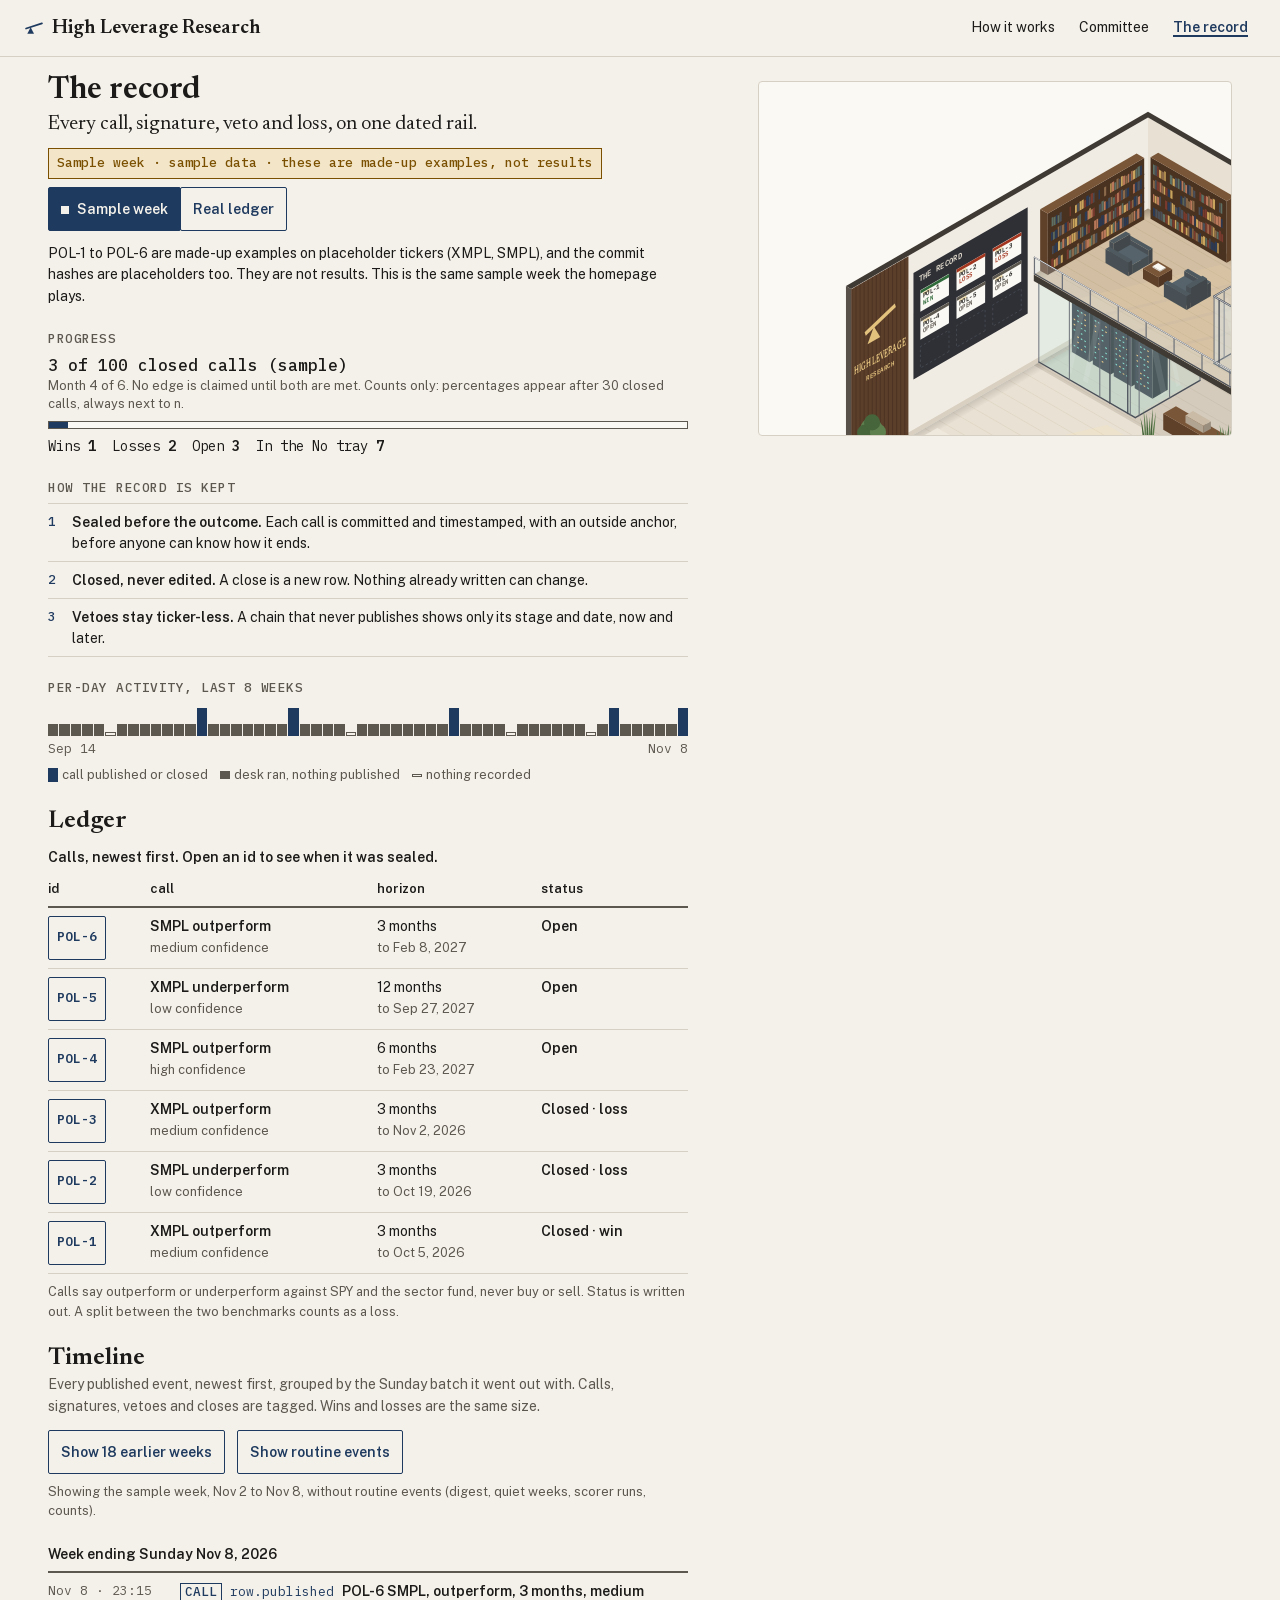
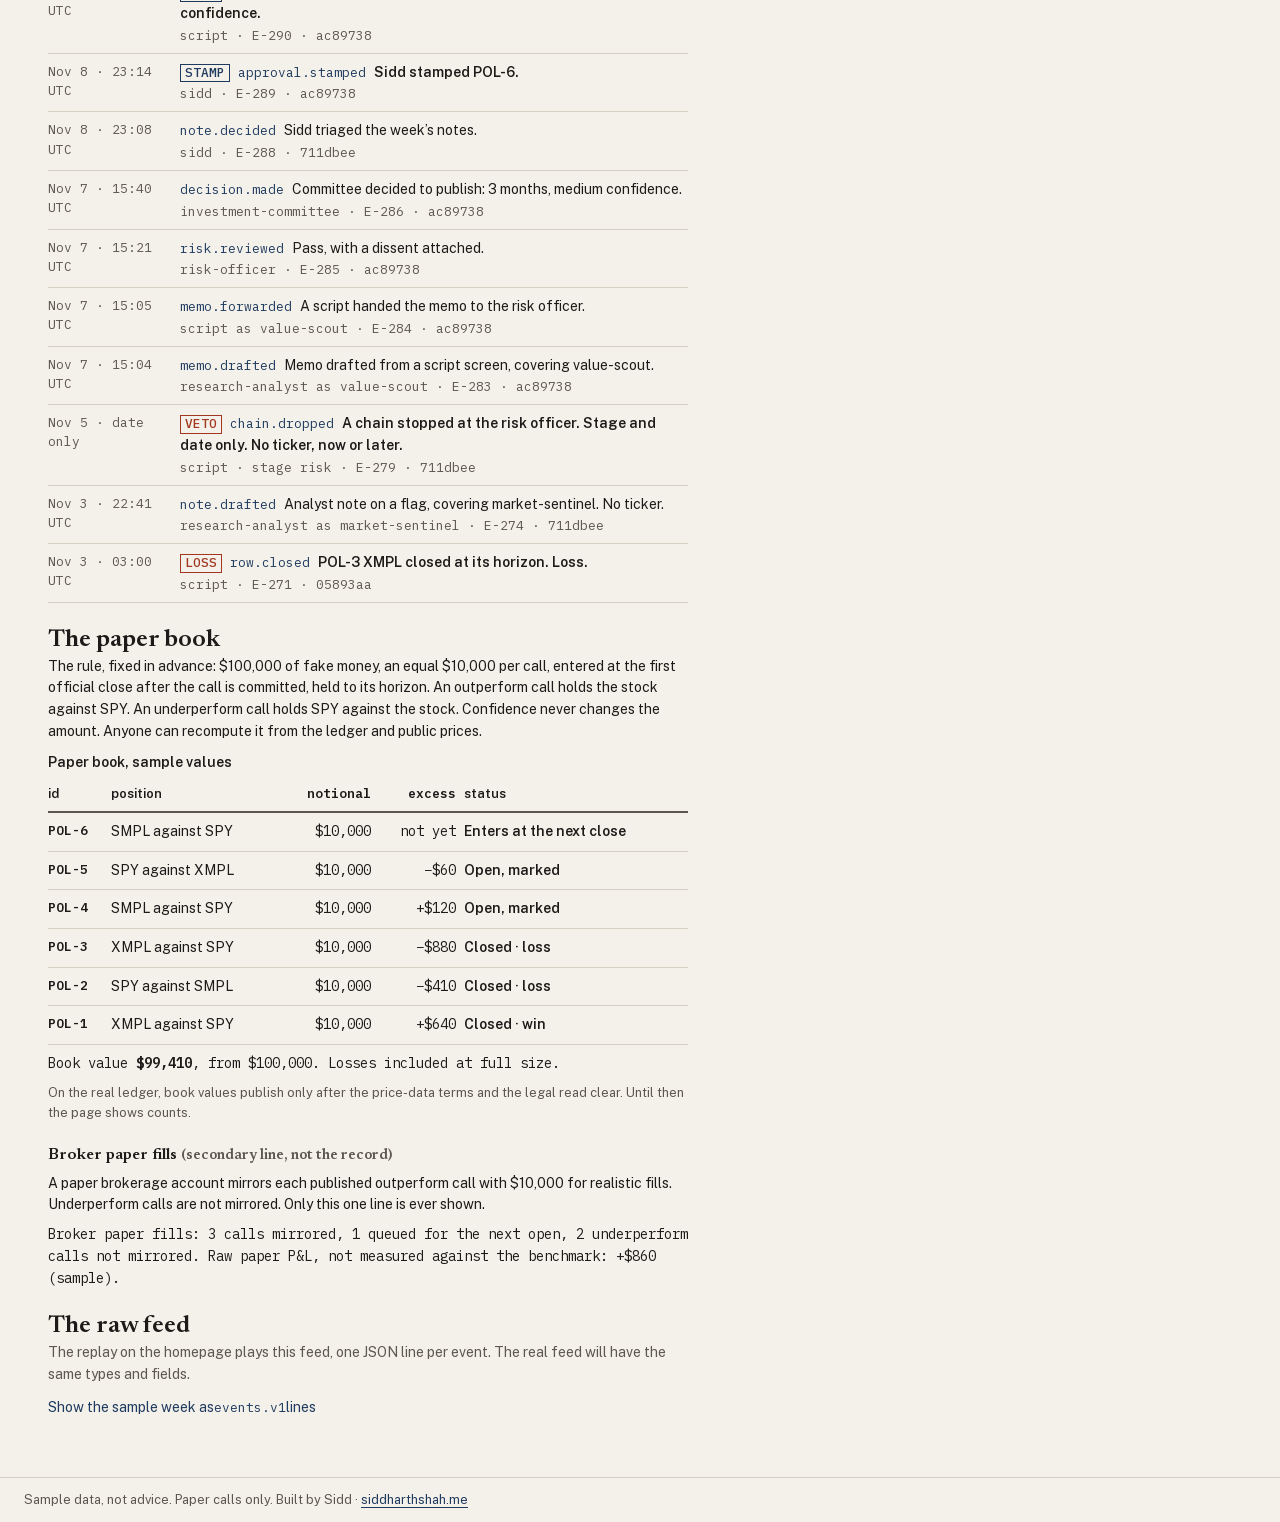
<file: record.html>
<!doctype html>
<html lang="en" data-state="sample">
<head>
<meta charset="utf-8">
<meta name="viewport" content="width=device-width,initial-scale=1">
<meta name="color-scheme" content="light dark">
<title>The record · High Leverage Research</title>
<meta name="description" content="Every call, signature, veto and loss on one dated rail, plus the paper book. Opens on a labeled sample week; the real ledger is still empty.">
<link rel="icon" href="assets/favicon.svg" type="image/svg+xml">
<link rel="stylesheet" href="assets/fonts.css">
<link rel="stylesheet" href="assets/tokens.css">
<link rel="stylesheet" href="assets/site.css">
</head>
<body>
<a class="skip" href="#main">Skip to content</a>
<header class="bar">
  <p class="mark"><a href="index.html"><svg class="lever" viewBox="0 0 24 24" width="20" height="20" aria-hidden="true"><path d="M2.5 12.6 21.5 6.4" stroke="currentColor" stroke-width="2.2" stroke-linecap="round" fill="none"/><path d="M8 11 4 19h8z" fill="currentColor"/></svg><span>High Leverage Research</span></a></p>
  <button type="button" class="menu" aria-expanded="false" aria-controls="sitenav">Menu</button>
  <nav aria-label="Site" id="sitenav">
    <ul>
      <li><a href="desk.html">How it works</a></li>
      <li><a href="committee.html">Committee</a></li>
      <li><a href="record.html" aria-current="page">The record</a></li>
    </ul>
  </nav>
</header>

<main id="main" class="wrap has-vig" tabindex="-1">
<div class="vignette" data-vignette="record" aria-hidden="true"></div>
<div class="col">
<header class="hd">
  <h1>The record</h1>
  <p class="tagline">Every call, signature, veto and loss, on one dated rail.</p>
  <div class="bar1">
    <span class="preview sw" role="note">Sample week &middot; sample data &middot; these are made-up examples, not results</span>
    <span class="preview d0">Real ledger &middot; empty</span>
    <div class="tog" role="group" aria-label="Show the record as">
      <button type="button" data-set="sample" aria-pressed="true">Sample week</button>
      <button type="button" data-set="day0" aria-pressed="false">Real ledger</button>
    </div>
  </div>
  <p class="small sw" data-gap="3">POL-1 to POL-6 are made-up examples on placeholder tickers (XMPL, SMPL), and the commit hashes are placeholders too. They are not results. This is the same sample week the homepage plays.</p>
  <p class="small d0" data-gap="3">The committee isn&rsquo;t running yet, so the real ledger has no rows. Nothing below is a result until the first call is published and closed.</p>
</header>

<section class="blk" aria-labelledby="h-p">
  <h2 id="h-p" class="kicker">Progress</h2>
  <p class="prog"><span id="n-closed">0</span> of 100 closed calls <span class="sw">(sample)</span>
    <small><span id="n-month">Month 0 of 6.</span> No edge is claimed until both are met. Counts only: percentages appear after 30 closed calls, always next to n.</small></p>
  <div class="meter" aria-hidden="true"><i id="meter"></i></div>
  <p class="counts"><span>Wins <b id="n-win">0</b></span><span>Losses <b id="n-loss">0</b></span><span>Open <b id="n-open">0</b></span><span>In the No tray <b id="n-tray">0</b></span></p>
</section>

<section class="blk" aria-labelledby="h-rules">
  <h2 id="h-rules" class="kicker">How the record is kept</h2>
  <ol class="commit">
    <li><b>Sealed before the outcome.</b> Each call is committed and timestamped, with an outside anchor, before anyone can know how it ends.</li>
    <li><b>Closed, never edited.</b> A close is a new row. Nothing already written can change.</li>
    <li><b>Vetoes stay ticker-less.</b> A chain that never publishes shows only its stage and date, now and later.</li>
  </ol>
</section>

<section class="blk" aria-labelledby="h-t">
  <h2 id="h-t" class="kicker">Per-day activity, last 8 weeks</h2>
  <div class="ticks" id="ticks" role="img" aria-label="Per-day activity for the last 8 weeks"></div>
  <div class="tl"><span id="t0">8 weeks ago</span><span id="t1">Today</span></div>
  <p class="key"><span><i class="k2"></i>call published or closed</span><span><i class="k1"></i>desk ran, nothing published</span><span><i class="k0"></i>nothing recorded</span></p>
</section>

<section class="blk" id="ledger" aria-labelledby="h-l">
  <h2 id="h-l">Ledger</h2>
  <div class="tw" role="region" aria-labelledby="cap-l" tabindex="0">
  <table>
    <caption id="cap-l">Calls, newest first. Open an id to see when it was sealed.</caption>
    <thead><tr><th scope="col">id</th><th scope="col">call</th><th scope="col">horizon</th><th scope="col">status</th></tr></thead>
    <tbody id="tb"></tbody>
  </table>
  </div>
  <p class="xs muted" data-gap="2">Calls say outperform or underperform against SPY and the sector fund, never buy or sell. Status is written out. A split between the two benchmarks counts as a loss.</p>
</section>

<section class="blk" aria-labelledby="h-tl">
  <h2 id="h-tl">Timeline</h2>
  <p class="small muted">Every published event, newest first, grouped by the Sunday batch it went out with. Calls, signatures, vetoes and closes are tagged. Wins and losses are the same size.</p>
  <div class="tlctl sw" id="tlctl">
    <button type="button" class="btn" id="b-earlier" aria-expanded="false" aria-controls="weeks">Show 17 earlier weeks</button>
    <button type="button" class="btn" id="b-routine" aria-pressed="false">Show routine events</button>
    <span class="xs muted" id="tl-note" role="status">Showing the sample week, Nov 2 to Nov 8.</span>
  </div>
  <p class="empty d0" data-gap="3">No events yet. The first appear with the first published call, or in the first Sunday batch.</p>
  <ol class="weeks sw" id="weeks"></ol>
</section>

<section class="blk" id="book" aria-labelledby="h-b">
  <h2 id="h-b">The paper book</h2>
  <p class="small">The rule, fixed in advance: $100,000 of fake money, an equal $10,000 per call, entered at the first official close after the call is committed, held to its horizon. An outperform call holds the stock against SPY. An underperform call holds SPY against the stock. Confidence never changes the amount. Anyone can recompute it from the ledger and public prices.</p>
  <p class="empty d0" data-gap="3">Nothing in the book yet. It starts at $100,000.</p>
  <div class="sw">
    <div class="tw" role="region" aria-labelledby="cap-b" tabindex="0">
    <table>
      <caption id="cap-b">Paper book, sample values</caption>
      <thead><tr><th scope="col">id</th><th scope="col">position</th><th scope="col" class="n">notional</th><th scope="col" class="n">excess</th><th scope="col">status</th></tr></thead>
      <tbody id="bk"></tbody>
    </table>
    </div>
    <p class="bookline mono">Book value <b id="bk-total"></b>, from $100,000. Losses included at full size.</p>
    <p class="xs muted" data-gap="2">On the real ledger, book values publish only after the price-data terms and the legal read clear. Until then the page shows counts.</p>
  </div>
  <h3 data-gap="5">Broker paper fills <span class="muted small">(secondary line, not the record)</span></h3>
  <p class="small" data-gap="2">A paper brokerage account mirrors each published outperform call with $10,000 for realistic fills. Underperform calls are not mirrored. Only this one line is ever shown.</p>
  <p class="bookline mono d0">Broker paper fills: nothing mirrored yet.</p>
  <p class="bookline mono sw" id="fills"></p>
</section>

<section class="blk" aria-labelledby="h-f">
  <h2 id="h-f">The raw feed</h2>
  <p class="small muted">The replay on the homepage plays this feed, one JSON line per event. The real feed will have the same types and fields.</p>
  <p class="empty d0" data-gap="2">The real feed is empty.</p>
  <details class="list sw"><summary>Show the sample week as <code>events.v1</code> lines</summary><pre class="jsonl" id="jsonl" tabindex="0"></pre></details>
</section>
</div>
</main>

<footer class="foot">
  <p>Sample data, not advice. Paper calls only. Built by Sidd &middot; <a href="https://siddharthshah.me">siddharthshah.me</a></p>
</footer>
<script src="assets/floor.js"></script>
<script src="assets/vignette.js"></script>
<script src="assets/sample.js"></script>
<script src="assets/record.js"></script>
<script src="assets/nav.js"></script>
</body>
</html>
</file>
<file: assets/fonts.css>
/* Self-hosted Google Fonts (SIL Open Font License 1.1), latin subset. */
@font-face {
  font-family: 'IBM Plex Mono';
  font-style: normal;
  font-weight: 400;
  font-display: swap;
  src: url(fonts/ibm-plex-mono-400.woff2) format('woff2');
  unicode-range: U+0000-00FF, U+0131, U+0152-0153, U+02BB-02BC, U+02C6, U+02DA, U+02DC, U+0304, U+0308, U+0329, U+2000-206F, U+20AC, U+2122, U+2191, U+2193, U+2212, U+2215, U+FEFF, U+FFFD;
}
@font-face {
  font-family: 'IBM Plex Mono';
  font-style: normal;
  font-weight: 500;
  font-display: swap;
  src: url(fonts/ibm-plex-mono-500.woff2) format('woff2');
  unicode-range: U+0000-00FF, U+0131, U+0152-0153, U+02BB-02BC, U+02C6, U+02DA, U+02DC, U+0304, U+0308, U+0329, U+2000-206F, U+20AC, U+2122, U+2191, U+2193, U+2212, U+2215, U+FEFF, U+FFFD;
}
@font-face {
  font-family: 'IBM Plex Mono';
  font-style: normal;
  font-weight: 600;
  font-display: swap;
  src: url(fonts/ibm-plex-mono-600.woff2) format('woff2');
  unicode-range: U+0000-00FF, U+0131, U+0152-0153, U+02BB-02BC, U+02C6, U+02DA, U+02DC, U+0304, U+0308, U+0329, U+2000-206F, U+20AC, U+2122, U+2191, U+2193, U+2212, U+2215, U+FEFF, U+FFFD;
}
@font-face {
  font-family: 'Newsreader';
  font-style: normal;
  font-weight: 400;
  font-display: swap;
  src: url(fonts/newsreader.woff2) format('woff2');
  unicode-range: U+0000-00FF, U+0131, U+0152-0153, U+02BB-02BC, U+02C6, U+02DA, U+02DC, U+0304, U+0308, U+0329, U+2000-206F, U+20AC, U+2122, U+2191, U+2193, U+2212, U+2215, U+FEFF, U+FFFD;
}
@font-face {
  font-family: 'Newsreader';
  font-style: normal;
  font-weight: 600;
  font-display: swap;
  src: url(fonts/newsreader.woff2) format('woff2');
  unicode-range: U+0000-00FF, U+0131, U+0152-0153, U+02BB-02BC, U+02C6, U+02DA, U+02DC, U+0304, U+0308, U+0329, U+2000-206F, U+20AC, U+2122, U+2191, U+2193, U+2212, U+2215, U+FEFF, U+FFFD;
}
@font-face {
  font-family: 'Public Sans';
  font-style: normal;
  font-weight: 400;
  font-display: swap;
  src: url(fonts/public-sans.woff2) format('woff2');
  unicode-range: U+0000-00FF, U+0131, U+0152-0153, U+02BB-02BC, U+02C6, U+02DA, U+02DC, U+0304, U+0308, U+0329, U+2000-206F, U+20AC, U+2122, U+2191, U+2193, U+2212, U+2215, U+FEFF, U+FFFD;
}
@font-face {
  font-family: 'Public Sans';
  font-style: normal;
  font-weight: 600;
  font-display: swap;
  src: url(fonts/public-sans.woff2) format('woff2');
  unicode-range: U+0000-00FF, U+0131, U+0152-0153, U+02BB-02BC, U+02C6, U+02DA, U+02DC, U+0304, U+0308, U+0329, U+2000-206F, U+20AC, U+2122, U+2191, U+2193, U+2212, U+2215, U+FEFF, U+FFFD;
}
</file>
<file: assets/tokens.css>
/* High Leverage Research: design tokens (D15). Editorial ledger + one 8-bit layer.
   Contrast ratios computed 2026-11-13 (WCAG relative luminance), text vs bg / surface. */
:root{
  /* type: Newsreader (display, editorial serif) / Public Sans (body) / IBM Plex Mono (ledger numbers, nameplates) */
  --font-display:"Newsreader",Georgia,"Times New Roman",serif;
  --font-body:"Public Sans",-apple-system,BlinkMacSystemFont,"Segoe UI",sans-serif;
  --font-mono:"IBM Plex Mono",ui-monospace,Menlo,monospace;
  /* scale 1.25, base 16px */
  --fs-xs:.8rem;--fs-sm:.875rem;--fs-base:1rem;--fs-lg:1.25rem;--fs-xl:1.563rem;--fs-2xl:1.953rem;
  --lh-body:1.55;--lh-tight:1.15;
  /* space: 4px base */
  --s1:4px;--s2:8px;--s3:12px;--s4:16px;--s5:24px;--s6:32px;--s7:48px;
  --radius:2px;          /* ledger paper, nearly square; pixels stay square */
  --touch:44px;
  /* light (paper) */
  --bg:#F4F1EA; --surface:#FBF9F4; --line:#D6D0C4;
  --text:#1C1B19;   /* 15.26 / 16.36 */
  --muted:#5C574F;  /* 6.35 / 6.81  also station outlines (non-text >=3:1) */
  --ink:#1F3A5F;    /* 10.18 / 10.91  approve stamp, links, focus ring */
  --win:#2F6B3A;    /* 5.67 / 6.08 */
  --loss:#A3361F;   /* 6.00 / 6.43  also the No tray */
  --warn:#7A4F00; --warn-bg:#F3E6C8; /* 5.76  "design preview" label */
  /* motion */
  --dur-fast:120ms; --dur-base:200ms; --dur-step:1600ms; /* replay step */
  --ease-out:cubic-bezier(.2,.7,.2,1); --ease-stamp:cubic-bezier(.3,1.6,.5,1);
  --idle-loop:2400ms; /* the one loop: both sprites share a 2-frame breath, steps(2) */
}
@media (prefers-color-scheme:dark){:root{
  --bg:#141413; --surface:#1D1C1A; --line:#3A3833;
  --text:#ECE8DF;   /* 15.08 / 13.93 */
  --muted:#A39E93;  /* 6.91 / 6.38 */
  --ink:#9DB8DD;    /* 9.07 / 8.38 */
  --win:#8FC79B;    /* 9.49 / 8.77 */
  --loss:#EE9A84;   /* 8.42 / 7.78 */
  --warn:#E9C46A; --warn-bg:#3A2E12; /* 7.96 */
}}
@media (prefers-reduced-motion:reduce){:root{--dur-fast:0ms;--dur-base:0ms;--idle-loop:0ms}}
/* Rules: no gradients, no glass, no shadows except a 1px ink focus ring; wins and losses share size and weight;
   no pixel-art type. */
.lev{margin:0 0 var(--s3);color:var(--muted);font:400 var(--fs-sm)/var(--lh-body) var(--font-body)}
</file>
<file: assets/site.css>
/* High Leverage Research design preview. Tokens in tokens.css (contrast computed there).
   No gradients, glass or shadows. The 1px-plus ink focus ring is the only outline effect. */
*{box-sizing:border-box}
[hidden]{display:none!important}
html{-webkit-text-size-adjust:100%;color-scheme:light dark}
body{margin:0;background:var(--bg);color:var(--text);font:var(--fs-base)/var(--lh-body) var(--font-body)}
a{color:var(--ink);text-underline-offset:3px}
:focus-visible{outline:2px solid var(--ink);outline-offset:2px}
h1,h2,h3,h4,p{margin:0}
h1,h2,h3{font-family:var(--font-display);line-height:var(--lh-tight);font-weight:600}
h1{font-size:var(--fs-2xl)}
h2{font-size:var(--fs-xl)}
h3{font-size:var(--fs-base)}
code{font:var(--fs-xs) var(--font-mono)}
.sr{position:absolute;width:1px;height:1px;overflow:hidden;clip:rect(0 0 0 0);white-space:nowrap}
.skip{position:absolute;left:var(--s2);top:-200px;background:var(--surface);color:var(--ink);padding:var(--s3);border:2px solid var(--ink);z-index:3}
.skip:focus{top:var(--s2)}
.wrap{max-width:40rem;margin:0 auto;padding:0 var(--s4)}
.wide{max-width:76rem;margin:0 auto;padding:0 var(--s4)}
.muted{color:var(--muted)}
.small{font-size:var(--fs-sm)}
.xs{font-size:var(--fs-xs)}
.mono{font-family:var(--font-mono)}

/* site header, shared by every page (same bar as the homepage) */
.bar{display:flex;align-items:center;justify-content:space-between;gap:var(--s3);flex-wrap:wrap;padding:0 var(--s5);border-bottom:1px solid var(--line)}
.mark{font:600 var(--fs-lg)/1 var(--font-display)}
.mark a{display:inline-flex;align-items:center;gap:var(--s2);min-height:56px;color:var(--text);text-decoration:none}
.lever{flex:none;display:block;color:var(--ink)}
.bar ul{list-style:none;margin:0;padding:0;display:flex;gap:var(--s2)}
.bar nav a{display:inline-flex;align-items:center;min-height:var(--touch);padding:0 var(--s2);font-size:var(--fs-sm);color:var(--text);text-decoration:none}
.bar nav a:hover{text-decoration:underline}
.menu{display:none}
.bar nav a[aria-current=page]{color:var(--ink);font-weight:600;text-decoration:underline;text-decoration-thickness:2px}
.foot{padding:var(--s3) var(--s5);border-top:1px solid var(--line);font-size:var(--fs-xs);color:var(--muted)}
@media (max-width:640px){
  .bar{padding:0 var(--s4);row-gap:0}
  .mark{font-size:1.1rem}
  .mark a{min-height:48px}
  .bar{flex-wrap:wrap}
  .menu{display:inline-flex;align-items:center;min-height:var(--touch);padding:0 var(--s3);background:transparent;color:var(--ink);border:1px solid var(--line);border-radius:var(--radius);font:600 var(--fs-sm)/1 var(--font-body)}
  .bar nav{display:none;width:100%;padding-bottom:var(--s2)}
  .bar.open nav{display:block}
  .bar ul{gap:0;margin-left:calc(-1 * var(--s2))}
  .foot{padding:var(--s3) var(--s4)}
}

/* header block */
.hd{padding-top:var(--s4)}
.tagline{margin-top:var(--s1);font:400 var(--fs-lg)/var(--lh-tight) var(--font-display)}
.bar1{display:flex;flex-wrap:wrap;gap:var(--s2) var(--s3);align-items:center;margin-top:var(--s3)}
.preview{background:var(--warn-bg);color:var(--warn);border:1px solid var(--warn);font:500 var(--fs-xs)/1 var(--font-mono);padding:var(--s2)}
.tog{display:flex}
.tog button,.btn{min-height:var(--touch);min-width:var(--touch);padding:0 var(--s3);background:transparent;color:var(--ink);border:1px solid var(--ink);font:600 var(--fs-sm)/1 var(--font-body);cursor:pointer;border-radius:var(--radius)}
.tog button+button{margin-left:-1px}
.tog button[aria-pressed=true]{background:var(--ink);color:var(--bg)}
.tog button[aria-pressed=true]::before{content:"";display:inline-block;width:8px;height:8px;background:currentColor;margin-right:var(--s2)}
.btn:disabled{color:var(--muted);border-color:var(--muted);border-style:dashed;cursor:default}

/* section labels */
.kicker{font:500 var(--fs-xs)/var(--lh-tight) var(--font-mono);text-transform:uppercase;letter-spacing:.04em;color:var(--muted);margin-bottom:var(--s2)}
section.blk{margin-top:var(--s5)}

/* commitments */
.commit{margin:0;padding:0;list-style:none;counter-reset:c;font-size:var(--fs-sm);line-height:1.45}
.commit li{counter-increment:c;border-top:1px solid var(--line);padding:var(--s2) 0 var(--s2) var(--s5);position:relative}
.commit li:last-child{border-bottom:1px solid var(--line)}
.commit li::before{content:counter(c);position:absolute;left:0;top:var(--s2);font:500 var(--fs-xs)/1.6 var(--font-mono);color:var(--ink)}
.commit b{font-weight:600}

.steps{margin:var(--s3) 0 0;padding-left:var(--s5);font-size:var(--fs-sm)}
.steps li{margin-bottom:var(--s2)}
.steps li[aria-current]{font-weight:600;color:var(--ink)}
details.list summary{min-height:var(--touch);display:flex;align-items:center;cursor:pointer;font-size:var(--fs-sm);color:var(--ink)}

/* progress */
.prog{margin:0;font:500 var(--fs-base)/1.3 var(--font-mono)}
.prog small{display:block;color:var(--muted);font:400 var(--fs-xs)/1.4 var(--font-body);margin-top:2px}
.meter{height:8px;margin:var(--s2) 0 0;border:1px solid var(--muted);background:var(--surface)}
.meter i{display:block;height:100%;background:var(--ink)}
.counts{display:flex;flex-wrap:wrap;gap:var(--s1) var(--s4);margin-top:var(--s2);font:400 var(--fs-sm)/1.4 var(--font-mono)}
.bookline{margin-top:var(--s2);font-size:var(--fs-sm)}


/* links block */
.more{list-style:none;margin:0;padding:0;border-top:1px solid var(--line)}
.more li{border-bottom:1px solid var(--line)}
.more a{display:flex;flex-direction:column;justify-content:center;min-height:56px;padding:var(--s2) 0;text-decoration:none}
.more a b{font:600 var(--fs-base)/1.3 var(--font-display);text-decoration:underline;text-underline-offset:3px}
.more a span{font-size:var(--fs-sm);color:var(--muted)}

/* prose pages */
.prose{margin-top:var(--s5)}
.prose h2{margin:var(--s6) 0 var(--s2)}
.prose p,.prose ul{margin:0 0 var(--s3);max-width:38rem}
.prose ul{padding-left:var(--s5)}
.prose li{margin-bottom:var(--s2)}
.lede{font:400 var(--fs-lg)/1.4 var(--font-display)}

/* seats (committee page) */
.seats{list-style:none;margin:0;padding:0}
.seat{display:grid;grid-template-columns:32px 1fr;gap:var(--s4);padding:var(--s4) 0;border-top:1px solid var(--line)}
.seat:last-child{border-bottom:1px solid var(--line)}
.seat dl{display:grid;grid-template-columns:auto 1fr;gap:var(--s1) var(--s3);margin:var(--s2) 0 0;font-size:var(--fs-sm)}
.seat dt{color:var(--muted)}
.seat dd{margin:0}

/* station numbers, matching the tags on the homepage floor */
.stn{display:inline-grid;place-items:center;width:24px;height:24px;border-radius:2px;background:var(--ink);color:var(--bg);font:600 12px/1 var(--font-mono)}
.stn.none{background:transparent;color:var(--muted);border:1px solid var(--line);width:auto;padding:0 6px;font-weight:500}

/* tables */
.tw{overflow-x:auto;margin-top:var(--s3)}
.tw:focus-visible{outline-offset:-2px}
table{width:100%;border-collapse:collapse;font-size:var(--fs-sm)}
caption{text-align:left;font:600 var(--fs-sm) var(--font-body);padding-bottom:var(--s2)}
th,td{text-align:left;padding:var(--s2) var(--s2) var(--s2) 0;border-bottom:1px solid var(--line);vertical-align:top}
thead th{border-bottom:2px solid var(--muted);font:600 var(--fs-xs)/1.3 var(--font-body)}
td.n,th.n{font-family:var(--font-mono);text-align:right}
td.mono,th.mono{font-family:var(--font-mono);font-size:var(--fs-xs)}
.id{min-height:var(--touch);min-width:var(--touch);padding:0 var(--s2);background:transparent;border:1px solid var(--ink);color:var(--ink);font:600 var(--fs-xs)/1 var(--font-mono);cursor:pointer;border-radius:var(--radius)}
.id[aria-expanded=true]{background:var(--ink);color:var(--bg)}
.sealed td{background:var(--surface);padding:var(--s3)}
.sealed dl{display:grid;grid-template-columns:auto 1fr;gap:2px var(--s3);margin:var(--s2) 0;font-size:var(--fs-sm)}
.sealed dt{color:var(--muted)}.sealed dd{margin:0;font:var(--fs-xs)/1.5 var(--font-mono);overflow-wrap:anywhere}
.res{font-weight:600}
.empty{color:var(--muted);font-size:var(--fs-sm)}

/* tick strip */
.ticks{display:grid;grid-template-columns:repeat(56,1fr);gap:1px;height:28px;align-items:end;margin-top:var(--s3)}
.ticks i{display:block;height:4px;border:1px solid var(--muted)}
.ticks i.a{height:12px;background:var(--muted)}
.ticks i.p{height:28px;background:var(--ink);border-color:var(--ink)}
.tl{display:flex;justify-content:space-between;font:var(--fs-xs) var(--font-mono);color:var(--muted);margin-top:var(--s1)}
.key{margin-top:var(--s2);font-size:var(--fs-xs);color:var(--muted);display:flex;flex-wrap:wrap;gap:var(--s1) var(--s3);align-items:center}
.key i{display:inline-block;width:10px;border:1px solid var(--muted);vertical-align:middle;margin-right:var(--s1)}
.key .k2{height:14px;background:var(--ink);border-color:var(--ink)}.key .k1{height:8px;background:var(--muted)}.key .k0{height:3px}

/* timeline (single rail, newest first) */
.weeks{list-style:none;margin:0;padding:0}
.wk{margin-top:var(--s5)}
.wk h3{font:600 var(--fs-sm)/1.3 var(--font-body);padding-bottom:var(--s2);border-bottom:2px solid var(--muted)}
.rail{list-style:none;margin:0;padding:0}
.rail li{display:grid;grid-template-columns:7.5rem 1fr;gap:var(--s3);padding:var(--s2) 0;border-bottom:1px solid var(--line);font-size:var(--fs-sm)}
.rail time{font:var(--fs-xs)/1.5 var(--font-mono);color:var(--muted)}
.rail code{display:inline-block;margin-right:var(--s2);color:var(--ink)}
.rail .who{font:var(--fs-xs)/1.4 var(--font-mono);color:var(--muted);margin-top:2px}
.rail .big{font-weight:600}
.rail .tag{display:inline-block;font:500 var(--fs-xs)/1.3 var(--font-mono);text-transform:uppercase;border:1px solid currentColor;padding:0 var(--s1);margin-right:var(--s2)}
.rail .t-call{color:var(--ink)}.rail .t-stamp{color:var(--ink)}.rail .t-drop{color:var(--loss)}.rail .t-win{color:var(--win)}.rail .t-loss{color:var(--loss)}
pre.jsonl{overflow-x:auto;font:var(--fs-xs)/1.5 var(--font-mono);background:var(--surface);border:1px solid var(--line);padding:var(--s3);margin:var(--s2) 0 0}

/* state switching */
:root[data-state=day0] .sw,:root[data-state=sample] .d0{display:none!important}

footer{margin-top:var(--s7);padding:var(--s4) 0 var(--s6);border-top:2px solid var(--muted);font-size:var(--fs-sm);color:var(--muted)}
footer p+p{margin-top:var(--s2)}

@media (prefers-reduced-motion:reduce){*{animation:none!important;transition:none!important}}
/* the path of one call (how-it-works page) */
.chain{list-style:none;margin:var(--s4) 0;padding:0;border-left:2px solid var(--ink)}
.chain li{display:grid;grid-template-columns:56px 1fr;gap:var(--s3);align-items:center;padding:var(--s2) 0 var(--s2) var(--s3);position:relative}
.chain li::before{content:"";position:absolute;left:-5px;top:50%;width:8px;height:8px;margin-top:-4px;background:var(--ink)}
.chain b{display:block;font-weight:600;font-size:var(--fs-sm)}
.chain span span,.chain div span{display:block;font-size:var(--fs-sm);color:var(--muted);line-height:1.4}
td .sub{display:block;font-size:var(--fs-xs);color:var(--muted)}
td b{font-weight:600}
.id,th.mono{white-space:nowrap}
[data-gap="2"]{margin-top:var(--s2)}[data-gap="3"]{margin-top:var(--s3)}[data-gap="5"]{margin-top:var(--s5)}
.seat-solo{border-bottom:1px solid var(--line)}
.meter i.w0{width:0}.meter i.w3{width:3%}#meter{width:0}
.btn:hover:not(:disabled),.tog button:hover,.id:hover{background:var(--surface);text-decoration:underline}
.tog button[aria-pressed=true]:hover,.id[aria-expanded=true]:hover{background:var(--ink)}
details.list summary:hover{text-decoration:underline}

/* committee seat definition lists share one label column */
.seat dl{grid-template-columns:6.5rem 1fr}
.seat dt{overflow-wrap:anywhere}

/* record timeline controls */
.tlctl{display:flex;flex-wrap:wrap;gap:var(--s2) var(--s3);align-items:center;margin-top:var(--s3)}
.tlctl .btn[aria-pressed=true],.tlctl .btn[aria-expanded=true]{background:var(--ink);color:var(--bg)}
.tlctl .btn[aria-pressed=true]:hover,.tlctl .btn[aria-expanded=true]:hover{background:var(--ink)}
.btn:focus-visible,.tog button:focus-visible,.id:focus-visible{outline:2px solid var(--ink);outline-offset:3px}

/* vignette: a still crop of the homepage office at the top of each inner page */
.vignette{width:100%;aspect-ratio:16/10;margin-top:var(--s4);border:1px solid var(--line);border-radius:4px;overflow:hidden;background:var(--surface);pointer-events:none;user-select:none}
.vignette svg{display:block;width:100%;height:100%}
.vignette svg *{animation:none!important;transition:none!important}
@media (min-width:1100px){
  main.has-vig{max-width:76rem;display:grid;grid-template-columns:minmax(0,1fr) 40%;column-gap:var(--s6);align-items:start}
  main.has-vig>.col{grid-column:1;grid-row:1;min-width:0;max-width:40rem}
  main.has-vig>.vignette{grid-column:2;grid-row:1;position:sticky;top:var(--s4);aspect-ratio:4/3;margin-top:var(--s5)}
}

/* inner pages, v3: the path of one call with reads/writes/stops, and full seat cards */
.prose h3{margin:var(--s5) 0 var(--s2);font-size:var(--fs-lg)}
.prose .steps{margin:0 0 var(--s3);max-width:38rem;font-size:var(--fs-base)}
.chain li{align-items:start}
.chain li::before{top:calc(var(--s2) + 12px)}
.chain .stn{margin-top:2px}
.chain dl.rw{display:grid;grid-template-columns:4.5rem 1fr;gap:2px var(--s3);margin:var(--s2) 0 var(--s1);font-size:var(--fs-sm);line-height:1.45}
.chain dl.rw dt{color:var(--muted);font:500 var(--fs-xs)/1.8 var(--font-mono)}
.chain dl.rw dd{margin:0}
.plate{display:inline-block;margin-top:var(--s1);padding:2px var(--s2);border:1px solid var(--ink);color:var(--ink);font:500 var(--fs-xs)/1.4 var(--font-mono)}
.seat .job{margin-top:var(--s2);font:400 var(--fs-base)/1.4 var(--font-display)}
.seat dd{line-height:1.45}
.seat dt{line-height:1.45}
th .sub{display:block;font:400 var(--fs-xs)/1.3 var(--font-body);color:var(--muted)}
@media (max-width:480px){
  .seat{grid-template-columns:24px 1fr;gap:var(--s3)}
  .seat dl,.chain dl.rw{grid-template-columns:1fr;gap:0}
  .seat dt,.chain dl.rw dt{margin-top:var(--s2)}
  .chain li{gap:var(--s2)}
}
</file>
<file: assets/home.css>
/* Homepage (office v2). The office is the page: a top bar, one line, the floor. */
body.home2{min-height:100vh;display:flex;flex-direction:column}

main{flex:1;display:flex;min-height:calc(100vh - 57px)}
.stage{position:relative;flex:1;min-height:560px;overflow:hidden}
.art{position:absolute;inset:0}
.art svg{display:block;width:100%;height:100%}

.lede{position:absolute;left:0;top:0;z-index:2;max-width:calc(23rem + 4 * var(--s5));padding:var(--s5) calc(var(--s5) * 3) var(--s5) var(--s5);background:linear-gradient(90deg,var(--bg) 62%,transparent);pointer-events:none}
.line{font:500 2.2rem/1.08 var(--font-display);color:var(--text)}
.sub{margin-top:var(--s3);max-width:21rem;font:400 var(--fs-base)/1.45 var(--font-body);color:var(--muted)}
.pre{margin-top:var(--s3);display:inline-block;font:500 11px/1.3 var(--font-mono);color:var(--warn);background:var(--warn-bg);border:1px solid var(--warn);padding:4px 8px}

.tags{list-style:none;margin:0;padding:0;position:absolute;pointer-events:none;z-index:2}
.tag{position:absolute;transform:translate(-50%,calc(-100% - 16px));display:flex;align-items:center;gap:6px;white-space:nowrap;
  background:var(--surface);color:var(--text);border:1px solid var(--line);border-radius:3px;padding:3px 8px 3px 4px;font:500 12px/1.3 var(--font-mono)}
.tag::after{content:"";position:absolute;left:var(--lx,50%);top:100%;width:1px;height:16px;background:var(--ink);opacity:.5}
.tag.below{transform:translate(-50%,16px)}
.tag.edge{transform:translate(-50%,-50%)}
.tag.edge::after{display:none}
.tag.edge[data-dir=l] span::before{content:"\2190\00a0"}
.tag.edge[data-dir=r] span::after{content:"\00a0\2192"}
.tag.below::after{top:auto;bottom:100%}
.tag b{display:inline-grid;place-items:center;width:18px;height:18px;border-radius:2px;background:var(--ink);color:var(--bg);font:600 11px/1 var(--font-mono)}
.tag{transition:opacity .2s,visibility 0s}
.tag.dim{opacity:0;visibility:hidden;transition:opacity .2s,visibility 0s .2s}
.wk{padding:0 var(--s5) var(--s4)}
.tag.quiet{color:var(--muted);padding-left:8px}

.now{position:absolute;left:var(--s5);bottom:var(--s5);z-index:2;width:24rem;display:grid;grid-template-columns:1fr auto;gap:2px var(--s3);align-items:center;
  background:var(--surface);border:1px solid var(--line);border-radius:3px;padding:var(--s3) var(--s3) var(--s3) var(--s4)}
.ticks{grid-row:1}
.when{grid-row:2;grid-column:1;font:600 12px/1.3 var(--font-mono);color:var(--ink)}
.when span{color:var(--muted);font-weight:500;margin-left:6px}
.what{text-wrap:pretty;grid-row:3;grid-column:1;font-size:17px;line-height:1.38;display:-webkit-box;-webkit-line-clamp:3;-webkit-box-orient:vertical;overflow:hidden}
.ticks{grid-column:1/-1;list-style:none;margin:0 0 var(--s2);padding:0;height:3px;line-height:0;font-size:0;display:grid;grid-template-columns:repeat(5,1fr);gap:4px}
.ticks li{height:3px;border-radius:2px;background:var(--line)}
.ticks li.on{background:var(--ink)}
.ticks li.past{background:color-mix(in srgb,var(--ink) 35%,var(--line))}
.now-btn.icon{width:var(--touch);height:var(--touch);padding:0;display:grid;place-items:center}
.now-btn.icon svg{width:16px;height:16px}
.legend{display:none}
.now-btn{grid-column:2;grid-row:2/4}

.foot{padding:var(--s3) var(--s5);border-top:1px solid var(--line);font-size:var(--fs-xs);color:var(--muted)}

@media (max-width:640px){
  .stage{display:flex;flex-direction:column}
  .lede{position:relative;left:auto;top:auto;max-width:none;padding:var(--s3) var(--s4) 0}
  .art{position:relative;inset:auto;flex:1;min-height:300px;margin-bottom:150px}
  main{min-height:calc(100svh - 49px)}
  .lede{order:0}.legend{order:1;display:block;position:relative;z-index:3;background:var(--bg);margin:0;padding:var(--s2) var(--s4);font:500 13px/1.45 var(--font-body);color:var(--muted)}.art{order:2}
  .what{font-size:16px}
  .line{font-size:1.9rem}
  .stage{min-height:0}
  .now{left:var(--s4);right:var(--s4);bottom:var(--s4);width:auto}
  .foot{padding:var(--s3) var(--s4)}
}
</file>
